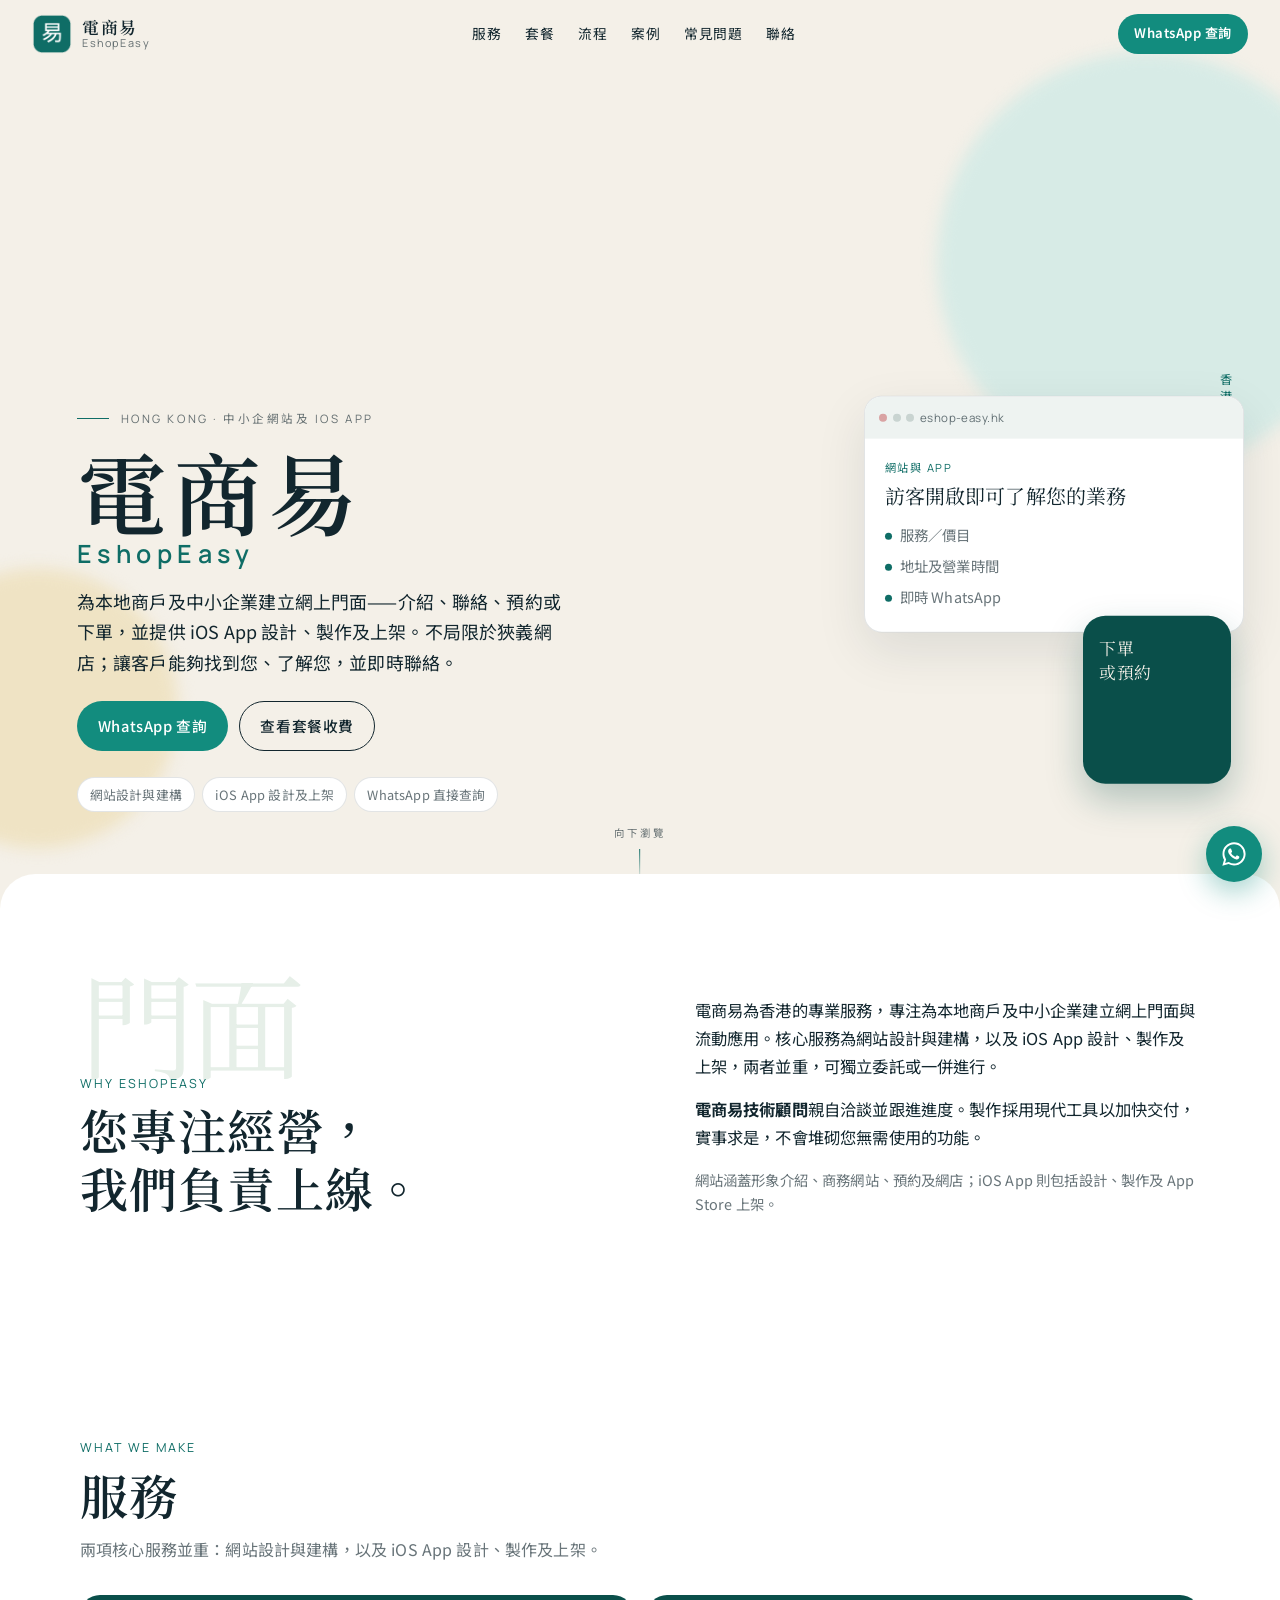
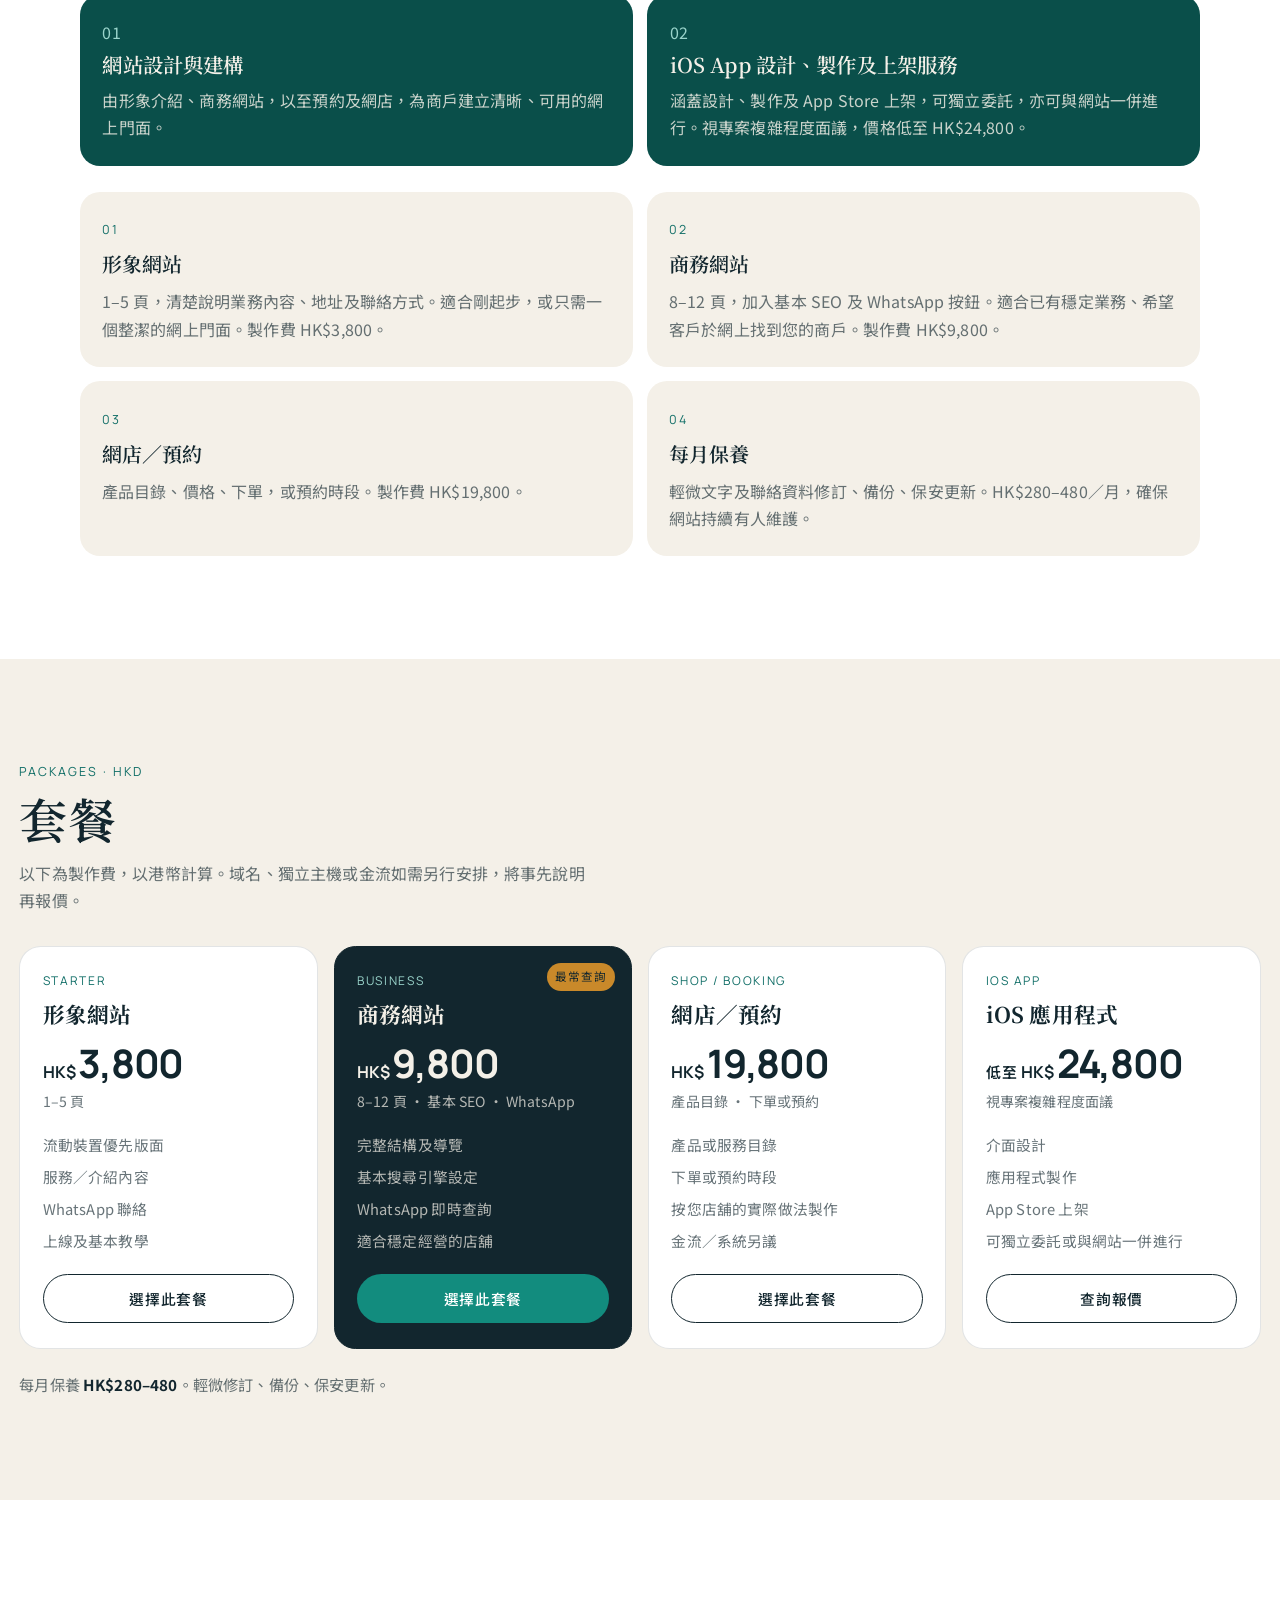
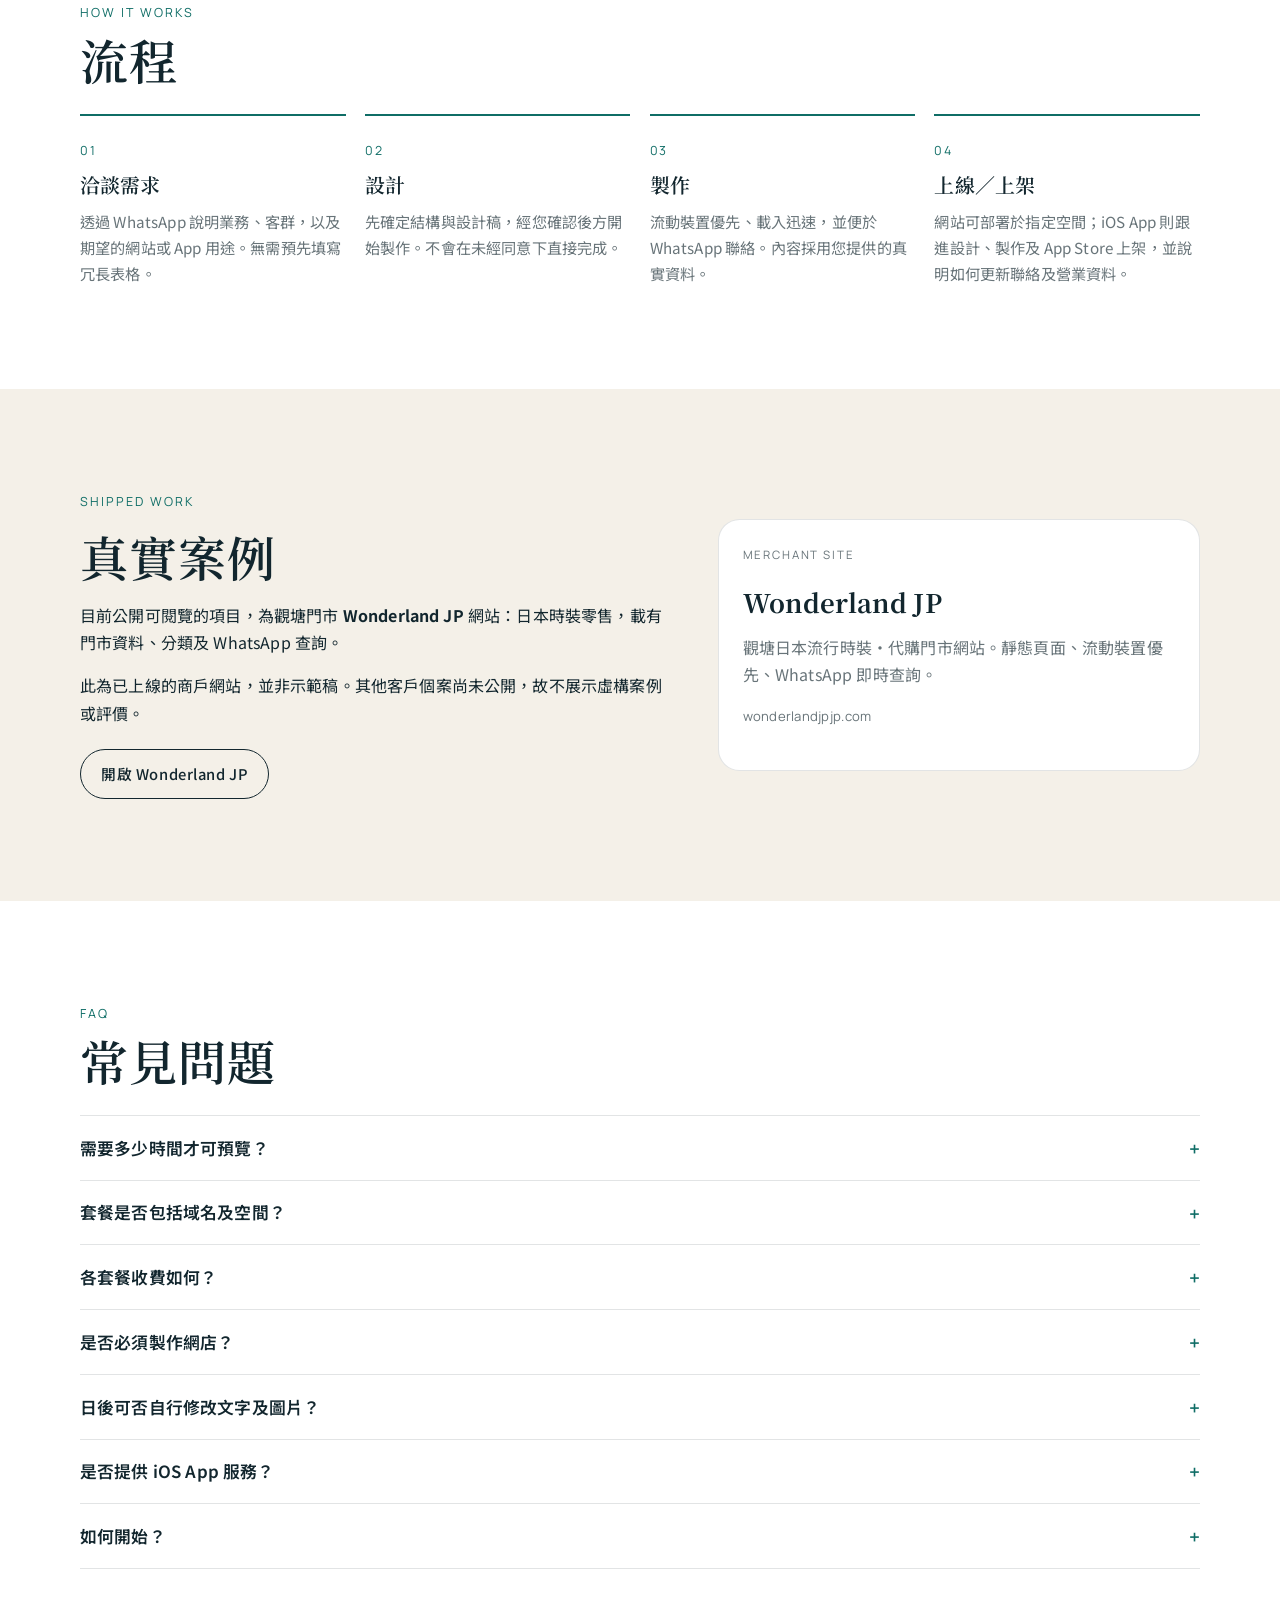
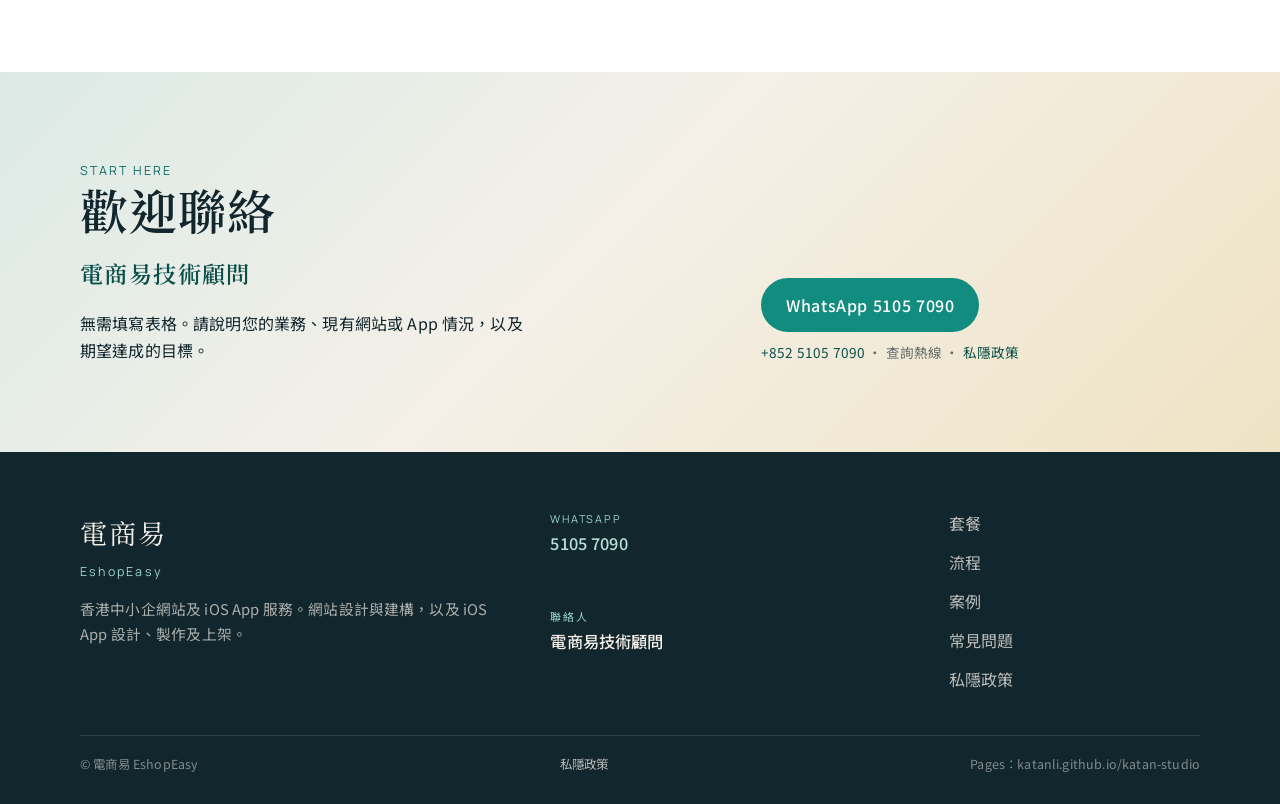
<file: index.html>
<!DOCTYPE html>
<html lang="zh-Hant-HK">
<head>
  <meta charset="utf-8">
  <meta name="viewport" content="width=device-width, initial-scale=1">
  <title>電商易 EshopEasy｜香港中小企網站及 iOS App</title>
  <meta name="description" content="電商易（EshopEasy）為香港商戶及中小企業提供網站設計與建構，以及 iOS App 設計、製作及上架服務。收費公開，歡迎 WhatsApp 查詢。">
  <meta name="theme-color" content="#f4f0e8">
  <meta name="author" content="電商易 EshopEasy">
  <link rel="canonical" href="https://katanli.github.io/katan-studio/">
  <link rel="icon" href="assets/favicon.svg" type="image/svg+xml">
  <link rel="icon" type="image/png" sizes="32x32" href="assets/favicon-32.png">
  <link rel="icon" type="image/png" sizes="64x64" href="assets/favicon-64.png">
  <link rel="apple-touch-icon" href="apple-touch-icon.png">
  <link rel="manifest" href="site.webmanifest">
  <meta property="og:type" content="website">
  <meta property="og:locale" content="zh_HK">
  <meta property="og:url" content="https://katanli.github.io/katan-studio/">
  <meta property="og:site_name" content="電商易 EshopEasy">
  <meta property="og:title" content="電商易 EshopEasy｜香港中小企網站及 iOS App">
  <meta property="og:description" content="為香港商戶及中小企業提供網站設計與建構，以及 iOS App 設計、製作及上架服務。收費公開，歡迎 WhatsApp 查詢。">
  <meta property="og:image" content="https://katanli.github.io/katan-studio/assets/og.png">
  <meta property="og:image:type" content="image/png">
  <meta property="og:image:width" content="1200">
  <meta property="og:image:height" content="630">
  <meta name="twitter:card" content="summary_large_image">
  <meta name="twitter:title" content="電商易 EshopEasy｜香港中小企網站及 iOS App">
  <meta name="twitter:description" content="網站設計與建構，以及 iOS App 設計、製作及上架服務。">
  <meta name="twitter:image" content="https://katanli.github.io/katan-studio/assets/og.png">
  <link rel="preconnect" href="https://fonts.googleapis.com">
  <link rel="preconnect" href="https://fonts.gstatic.com" crossorigin>
  <link href="https://fonts.googleapis.com/css2?family=Manrope:wght@500;600;700&family=Noto+Sans+TC:wght@400;500;600;700&family=Noto+Serif+TC:wght@500;600;700&display=swap" rel="stylesheet">
  <link rel="stylesheet" href="css/site.css">
  <script type="application/ld+json">
  {
    "@context": "https://schema.org",
    "@type": "ProfessionalService",
    "name": "電商易",
    "alternateName": ["EshopEasy"],
    "url": "https://katanli.github.io/katan-studio/",
    "image": "https://katanli.github.io/katan-studio/assets/og.png",
    "telephone": "+85251057090",
    "areaServed": { "@type": "AdministrativeArea", "name": "Hong Kong" },
    "employee": {
      "@type": "Person",
      "name": "電商易技術顧問",
      "jobTitle": "電商易技術顧問"
    },
    "contactPoint": {
      "@type": "ContactPoint",
      "name": "電商易技術顧問",
      "telephone": "+85251057090",
      "contactType": "customer service",
      "availableLanguage": ["zh-HK", "zh-Hant"]
    },
    "description": "為香港商戶及中小企業提供網站設計與建構，以及 iOS App 設計、製作及上架服務。",
    "hasOfferCatalog": {
      "@type": "OfferCatalog",
      "name": "套餐",
      "itemListElement": [
        { "@type": "Offer", "price": "3800", "priceCurrency": "HKD", "itemOffered": { "@type": "Service", "name": "形象網站" } },
        { "@type": "Offer", "price": "9800", "priceCurrency": "HKD", "itemOffered": { "@type": "Service", "name": "商務網站" } },
        { "@type": "Offer", "price": "19800", "priceCurrency": "HKD", "itemOffered": { "@type": "Service", "name": "網店／預約" } },
        { "@type": "Offer", "price": "24800", "priceCurrency": "HKD", "description": "視專案複雜程度面議，價格低至 HK$24,800。涵蓋設計、製作及上架。", "itemOffered": { "@type": "Service", "name": "iOS App 設計、製作及上架" } }
      ]
    },
    "priceRange": "HK$3800–HK$24800+"
  }
  </script>
</head>
<body>
  <a class="skip" href="#main">跳至內容</a>

  <header class="site-header" id="top">
    <a class="brand" href="./">
      <img src="assets/logo.png" width="40" height="40" alt="">
      <span class="brand-text">
        <strong>電商易</strong>
        <span>EshopEasy</span>
      </span>
    </a>
    <nav class="nav" aria-label="主要">
      <a href="#services">服務</a>
      <a href="#pricing">套餐</a>
      <a href="#process">流程</a>
      <a href="#work">案例</a>
      <a href="#faq">常見問題</a>
      <a href="#contact">聯絡</a>
    </nav>
    <a class="header-cta" href="https://wa.me/85251057090?text=%E6%82%A8%E5%A5%BD%EF%BC%8C%E6%83%B3%E4%BA%86%E8%A7%A3%E9%9B%BB%E5%95%86%E6%98%93%E6%9C%8D%E5%8B%99">WhatsApp 查詢</a>
    <button class="menu-toggle" type="button" aria-expanded="false" aria-controls="drawer" aria-label="開啟選單">
      <span></span><span></span><span></span>
    </button>
  </header>

  <div class="drawer" id="drawer" hidden>
    <nav aria-label="流動裝置選單">
      <a href="#services"><em>01</em>服務</a>
      <a href="#pricing"><em>02</em>套餐</a>
      <a href="#process"><em>03</em>流程</a>
      <a href="#work"><em>04</em>案例</a>
      <a href="#faq"><em>05</em>常見問題</a>
      <a href="#contact"><em>06</em>聯絡</a>
    </nav>
    <div class="drawer-meta">
      <a href="https://wa.me/85251057090?text=%E6%82%A8%E5%A5%BD%EF%BC%8C%E6%83%B3%E4%BA%86%E8%A7%A3%E9%9B%BB%E5%95%86%E6%98%93%E6%9C%8D%E5%8B%99">WhatsApp 5105 7090</a>
      <a href="privacy.html">私隱政策</a>
      <span>香港 · 中小企網站及 iOS App</span>
    </div>
  </div>

  <main id="main">
    <section class="hero" aria-labelledby="hero-title">
      <div class="hero-bg" aria-hidden="true">
        <span class="orb orb-a" data-parallax="0.12"></span>
        <span class="orb orb-b" data-parallax="-0.08"></span>
      </div>
      <p class="v-label" aria-hidden="true">香港本地<span>收費公開</span></p>
      <div class="hero-inner">
        <p class="eyebrow">Hong Kong · 中小企網站及 iOS App</p>
        <h1 id="hero-title">電商易<span>EshopEasy</span></h1>
        <p class="lede">為本地商戶及中小企業建立網上門面——介紹、聯絡、預約或下單，並提供 iOS App 設計、製作及上架。不局限於狹義網店；讓客戶能夠找到您、了解您，並即時聯絡。</p>
        <div class="hero-actions">
          <a class="btn btn-wa" href="https://wa.me/85251057090?text=%E6%82%A8%E5%A5%BD%EF%BC%8C%E6%83%B3%E4%BA%86%E8%A7%A3%E9%9B%BB%E5%95%86%E6%98%93%E6%9C%8D%E5%8B%99">WhatsApp 查詢</a>
          <a class="btn btn-ghost" href="#pricing">查看套餐收費</a>
        </div>
        <ul class="hero-chips">
          <li>網站設計與建構</li>
          <li>iOS App 設計及上架</li>
          <li>WhatsApp 直接查詢</li>
        </ul>
      </div>
      <aside class="hero-panel" aria-hidden="true">
        <div class="window" data-parallax="0.06">
          <div class="window-bar"><i></i><i></i><i></i><span>eshop-easy.hk</span></div>
          <div class="window-body">
            <p class="win-kicker">網站與 App</p>
            <p class="win-title">訪客開啟即可了解您的業務</p>
            <ul>
              <li>服務／價目</li>
              <li>地址及營業時間</li>
              <li>即時 WhatsApp</li>
            </ul>
          </div>
        </div>
        <div class="phone" data-parallax="0.14">
          <p>下單<br>或預約</p>
        </div>
      </aside>
      <p class="scroll-hint" aria-hidden="true">向下瀏覽<i></i></p>
    </section>

    <section class="section intro" id="about">
      <div class="wrap intro-grid">
        <div>
          <p class="watermark" aria-hidden="true">門面</p>
          <p class="kicker">Why EshopEasy</p>
          <h2>您專注經營，<br>我們負責上線。</h2>
        </div>
        <div class="intro-copy">
          <p>電商易為香港的專業服務，專注為本地商戶及中小企業建立網上門面與流動應用。核心服務為網站設計與建構，以及 iOS App 設計、製作及上架，兩者並重，可獨立委託或一併進行。</p>
          <p><strong>電商易技術顧問</strong>親自洽談並跟進進度。製作採用現代工具以加快交付，實事求是，不會堆砌您無需使用的功能。</p>
          <p class="note">網站涵蓋形象介紹、商務網站、預約及網店；iOS App 則包括設計、製作及 App Store 上架。</p>
        </div>
      </div>
    </section>

    <section class="section services" id="services">
      <div class="wrap">
        <p class="kicker">What we make</p>
        <h2>服務</h2>
        <p class="section-lead">兩項核心服務並重：網站設計與建構，以及 iOS App 設計、製作及上架。</p>
        <div class="offer-pair">
          <article class="offer-card">
            <span class="idx">01</span>
            <h3>網站設計與建構</h3>
            <p>由形象介紹、商務網站，以至預約及網店，為商戶建立清晰、可用的網上門面。</p>
          </article>
          <article class="offer-card">
            <span class="idx">02</span>
            <h3>iOS App 設計、製作及上架服務</h3>
            <p>涵蓋設計、製作及 App Store 上架，可獨立委託，亦可與網站一併進行。視專案複雜程度面議，價格低至 HK$24,800。</p>
          </article>
        </div>
        <div class="service-grid">
          <article class="service-card">
            <span class="idx">01</span>
            <h3>形象網站</h3>
            <p>1–5 頁，清楚說明業務內容、地址及聯絡方式。適合剛起步，或只需一個整潔的網上門面。製作費 HK$3,800。</p>
          </article>
          <article class="service-card">
            <span class="idx">02</span>
            <h3>商務網站</h3>
            <p>8–12 頁，加入基本 SEO 及 WhatsApp 按鈕。適合已有穩定業務、希望客戶於網上找到您的商戶。製作費 HK$9,800。</p>
          </article>
          <article class="service-card">
            <span class="idx">03</span>
            <h3>網店／預約</h3>
            <p>產品目錄、價格、下單，或預約時段。製作費 HK$19,800。</p>
          </article>
          <article class="service-card">
            <span class="idx">04</span>
            <h3>每月保養</h3>
            <p>輕微文字及聯絡資料修訂、備份、保安更新。HK$280–480／月，確保網站持續有人維護。</p>
          </article>
        </div>
      </div>
    </section>

    <section class="section pricing" id="pricing">
      <div class="wrap">
        <p class="kicker">Packages · HKD</p>
        <h2>套餐</h2>
        <p class="section-lead">以下為製作費，以港幣計算。域名、獨立主機或金流如需另行安排，將事先說明再報價。</p>
        <div class="price-grid">
          <article class="price-card">
            <p class="price-name">Starter</p>
            <h3>形象網站</h3>
            <p class="price"><span class="currency">HK$</span>3,800</p>
            <p class="price-meta">1–5 頁</p>
            <ul>
              <li>流動裝置優先版面</li>
              <li>服務／介紹內容</li>
              <li>WhatsApp 聯絡</li>
              <li>上線及基本教學</li>
            </ul>
            <a class="btn btn-ghost" href="https://wa.me/85251057090?text=%E6%82%A8%E5%A5%BD%EF%BC%8C%E6%83%B3%E6%9F%A5%E8%A9%A2%20Starter%20%E5%BD%A2%E8%B1%A1%E7%B6%B2%E7%AB%99%20HK%243800">選擇此套餐</a>
          </article>
          <article class="price-card featured">
            <p class="badge">最常查詢</p>
            <p class="price-name">Business</p>
            <h3>商務網站</h3>
            <p class="price"><span class="currency">HK$</span>9,800</p>
            <p class="price-meta">8–12 頁 · 基本 SEO · WhatsApp</p>
            <ul>
              <li>完整結構及導覽</li>
              <li>基本搜尋引擎設定</li>
              <li>WhatsApp 即時查詢</li>
              <li>適合穩定經營的店舖</li>
            </ul>
            <a class="btn btn-wa" href="https://wa.me/85251057090?text=%E6%82%A8%E5%A5%BD%EF%BC%8C%E6%83%B3%E6%9F%A5%E8%A9%A2%20Business%20%E5%95%86%E5%8B%99%E7%B6%B2%E7%AB%99%20HK%249800">選擇此套餐</a>
          </article>
          <article class="price-card">
            <p class="price-name">Shop / Booking</p>
            <h3>網店／預約</h3>
            <p class="price"><span class="currency">HK$</span>19,800</p>
            <p class="price-meta">產品目錄 · 下單或預約</p>
            <ul>
              <li>產品或服務目錄</li>
              <li>下單或預約時段</li>
              <li>按您店舖的實際做法製作</li>
              <li>金流／系統另議</li>
            </ul>
            <a class="btn btn-ghost" href="https://wa.me/85251057090?text=%E6%82%A8%E5%A5%BD%EF%BC%8C%E6%83%B3%E6%9F%A5%E8%A9%A2%E7%B6%B2%E5%BA%97%EF%BC%8F%E9%A0%90%E7%B4%84%20HK%2419800">選擇此套餐</a>
          </article>
          <article class="price-card">
            <p class="price-name">iOS App</p>
            <h3>iOS 應用程式</h3>
            <p class="price"><span class="from">低至</span><span class="currency">HK$</span>24,800</p>
            <p class="price-meta">視專案複雜程度面議</p>
            <ul>
              <li>介面設計</li>
              <li>應用程式製作</li>
              <li>App Store 上架</li>
              <li>可獨立委託或與網站一併進行</li>
            </ul>
            <a class="btn btn-ghost" href="https://wa.me/85251057090?text=%E6%82%A8%E5%A5%BD%EF%BC%8C%E6%83%B3%E6%9F%A5%E8%A9%A2%20iOS%20App%20%E8%A8%AD%E8%A8%88%E3%80%81%E8%A3%BD%E4%BD%9C%E5%8F%8A%E4%B8%8A%E6%9E%B6%EF%BC%8C%E5%83%B9%E6%A0%BC%E4%BD%8E%E8%87%B3%20HK%2424800">查詢報價</a>
          </article>
        </div>
        <p class="maintain">每月保養 <strong>HK$280–480</strong>。輕微修訂、備份、保安更新。</p>
      </div>
    </section>

    <section class="section process" id="process">
      <div class="wrap">
        <p class="kicker">How it works</p>
        <h2>流程</h2>
        <ol class="steps">
          <li>
            <span class="idx">01</span>
            <h3>洽談需求</h3>
            <p>透過 WhatsApp 說明業務、客群，以及期望的網站或 App 用途。無需預先填寫冗長表格。</p>
          </li>
          <li>
            <span class="idx">02</span>
            <h3>設計</h3>
            <p>先確定結構與設計稿，經您確認後方開始製作。不會在未經同意下直接完成。</p>
          </li>
          <li>
            <span class="idx">03</span>
            <h3>製作</h3>
            <p>流動裝置優先、載入迅速，並便於 WhatsApp 聯絡。內容採用您提供的真實資料。</p>
          </li>
          <li>
            <span class="idx">04</span>
            <h3>上線／上架</h3>
            <p>網站可部署於指定空間；iOS App 則跟進設計、製作及 App Store 上架，並說明如何更新聯絡及營業資料。</p>
          </li>
        </ol>
      </div>
    </section>

    <section class="section work" id="work">
      <div class="wrap work-grid">
        <div>
          <p class="kicker">Shipped work</p>
          <h2>真實案例</h2>
          <p>目前公開可閱覽的項目，為觀塘門市 <strong>Wonderland JP</strong> 網站：日本時裝零售，載有門市資料、分類及 WhatsApp 查詢。</p>
          <p>此為已上線的商戶網站，並非示範稿。其他客戶個案尚未公開，故不展示虛構案例或評價。</p>
          <a class="btn btn-ghost" href="https://wonderlandjpjp.com" rel="noopener noreferrer">開啟 Wonderland JP</a>
        </div>
        <article class="work-card">
          <p class="work-tag">Merchant site</p>
          <h3>Wonderland JP</h3>
          <p>觀塘日本流行時裝・代購門市網站。靜態頁面、流動裝置優先、WhatsApp 即時查詢。</p>
          <p class="work-url">wonderlandjpjp.com</p>
        </article>
      </div>
    </section>

    <section class="section faq" id="faq">
      <div class="wrap">
        <p class="kicker">FAQ</p>
        <h2>常見問題</h2>
        <div class="faq-list">
          <details>
            <summary>需要多少時間才可預覽？</summary>
            <p>視乎頁數及您提供資料的速度。簡單形象網站，資料齊全時通常於數個工作天內備妥初稿；商務網站、網店／預約或 iOS App 需時較長。確實日程於洽談需求後確定，不會隨意承諾期限。</p>
          </details>
          <details>
            <summary>套餐是否包括域名及空間？</summary>
            <p>套餐價格為設計及製作。域名、獨立主機或商店金流如需另行安排，將事先說明再報價。可先以 GitHub Pages 上線，以降低起步成本。</p>
          </details>
          <details>
            <summary>各套餐收費如何？</summary>
            <p>形象網站 HK$3,800；商務網站 HK$9,800；網店／預約 HK$19,800。iOS App 視專案複雜程度面議，價格低至 HK$24,800，涵蓋設計、製作及上架。每月保養 HK$280–480。</p>
          </details>
          <details>
            <summary>是否必須製作網店？</summary>
            <p>不必。不少商戶首先需要的是清晰的網上門面：地址、服務、價格、WhatsApp。網店及預約可按實際需要加入。</p>
          </details>
          <details>
            <summary>日後可否自行修改文字及圖片？</summary>
            <p>輕微修訂可交由每月保養處理。較大改動或新增功能，將先報價再進行。不會鎖定您的內容；聯絡資料會說明如何更新。</p>
          </details>
          <details>
            <summary>是否提供 iOS App 服務？</summary>
            <p>提供。iOS App 涵蓋設計、製作及上架，可獨立委託，亦可與網站一併進行。視專案複雜程度面議，價格低至 HK$24,800。</p>
          </details>
          <details>
            <summary>如何開始？</summary>
            <p>WhatsApp 5105 7090，說明您的業務，以及希望網站或 App 協助解決的事項。電商易技術顧問將直接回覆。</p>
          </details>
        </div>
      </div>
    </section>

    <section class="contact" id="contact" aria-labelledby="contact-title">
      <div class="wrap contact-inner">
        <div>
          <p class="kicker">Start here</p>
          <h2 id="contact-title">歡迎聯絡</h2>
          <div class="contact-lead">
            <p class="contact-lead-name">電商易技術顧問</p>
          </div>
          <p>無需填寫表格。請說明您的業務、現有網站或 App 情況，以及期望達成的目標。</p>
        </div>
        <div class="contact-actions">
          <a class="btn btn-wa btn-lg" href="https://wa.me/85251057090?text=%E6%82%A8%E5%A5%BD%EF%BC%8C%E6%83%B3%E4%BA%86%E8%A7%A3%E9%9B%BB%E5%95%86%E6%98%93%E6%9C%8D%E5%8B%99">WhatsApp 5105 7090</a>
          <p class="contact-note">
            <a href="tel:+85251057090">+852 5105 7090</a>
            · 查詢熱線
            · <a href="privacy.html">私隱政策</a>
          </p>
        </div>
      </div>
    </section>
  </main>

  <footer class="site-footer">
    <div class="wrap">
      <div class="foot-grid">
        <div>
          <p class="foot-brand">電商易<span>EshopEasy</span></p>
          <p class="foot-tag">香港中小企網站及 iOS App 服務。網站設計與建構，以及 iOS App 設計、製作及上架。</p>
        </div>
        <ul class="contact-list">
          <li>
            <a class="wa-link" href="https://wa.me/85251057090?text=%E6%82%A8%E5%A5%BD%EF%BC%8C%E6%83%B3%E4%BA%86%E8%A7%A3%E9%9B%BB%E5%95%86%E6%98%93%E6%9C%8D%E5%8B%99">
              <small>WhatsApp</small>
              <strong>5105 7090</strong>
            </a>
          </li>
          <li>
            <a href="tel:+85251057090">
              <small>聯絡人</small>
              <strong>電商易技術顧問</strong>
            </a>
          </li>
        </ul>
        <ul class="foot-nav" aria-label="頁尾">
          <li><a href="#pricing">套餐</a></li>
          <li><a href="#process">流程</a></li>
          <li><a href="#work">案例</a></li>
          <li><a href="#faq">常見問題</a></li>
          <li><a href="privacy.html">私隱政策</a></li>
        </ul>
      </div>
      <div class="foot-bottom">
        <span>© 電商易 EshopEasy</span>
        <a href="privacy.html">私隱政策</a>
        <span>Pages：katanli.github.io/katan-studio</span>
      </div>
    </div>
  </footer>

  <a class="wa-float" href="https://wa.me/85251057090?text=%E6%82%A8%E5%A5%BD%EF%BC%8C%E6%83%B3%E4%BA%86%E8%A7%A3%E9%9B%BB%E5%95%86%E6%98%93%E6%9C%8D%E5%8B%99" aria-label="WhatsApp 5105 7090">
    <svg viewBox="0 0 24 24" aria-hidden="true"><path d="M19.05 4.91A9.82 9.82 0 0 0 12.04 2C6.58 2 2.14 6.44 2.14 11.9c0 1.75.46 3.45 1.32 4.95L2 22l5.3-1.39a9.87 9.87 0 0 0 4.74 1.21h.01c5.46 0 9.9-4.44 9.9-9.9 0-2.65-1.03-5.14-2.9-7.01zm-7.01 15.24h-.01a8.2 8.2 0 0 1-4.18-1.15l-.3-.18-3.14.82.84-3.06-.2-.31a8.18 8.18 0 0 1-1.26-4.38c0-4.54 3.7-8.23 8.24-8.23 2.2 0 4.27.86 5.82 2.42a8.18 8.18 0 0 1 2.41 5.83c0 4.54-3.7 8.24-8.22 8.24zm4.52-6.16c-.25-.12-1.47-.72-1.7-.81-.23-.08-.39-.12-.56.12-.17.25-.64.81-.79.97-.14.17-.29.19-.54.06-.25-.12-1.05-.39-2-1.23-.74-.66-1.23-1.47-1.38-1.72-.14-.25-.02-.38.11-.51.11-.11.25-.29.37-.43.12-.14.17-.25.25-.41.08-.17.04-.31-.02-.43-.06-.12-.56-1.35-.76-1.84-.2-.48-.41-.42-.56-.42h-.48c-.17 0-.43.06-.66.31-.23.25-.87.85-.87 2.07 0 1.22.89 2.4 1.01 2.56.12.17 1.75 2.67 4.23 3.74 1.48.64 1.84.7 2.5.59.38-.07 1.47-.6 1.67-1.18.21-.58.21-1.07.14-1.18-.06-.1-.23-.17-.48-.29z"/></svg>
  </a>

  <script src="js/site.js"></script>
</body>
</html>
</file>
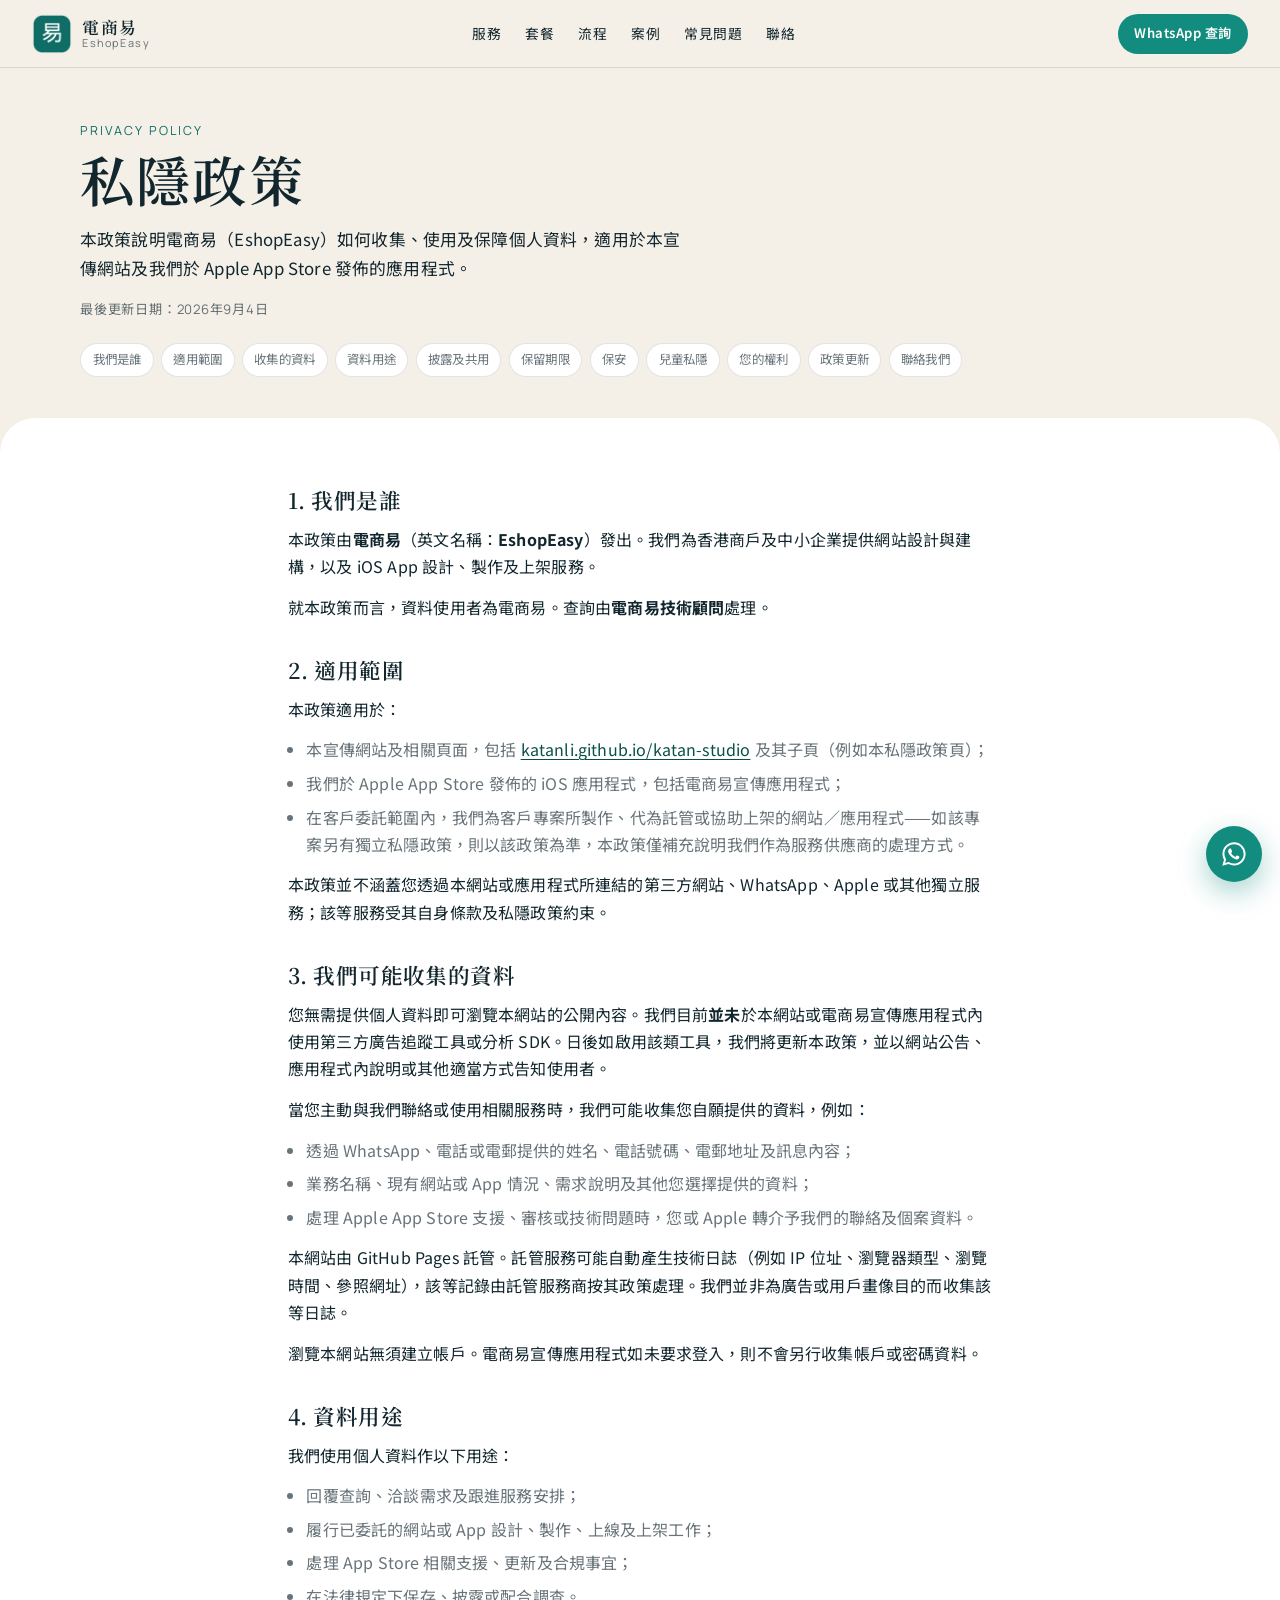
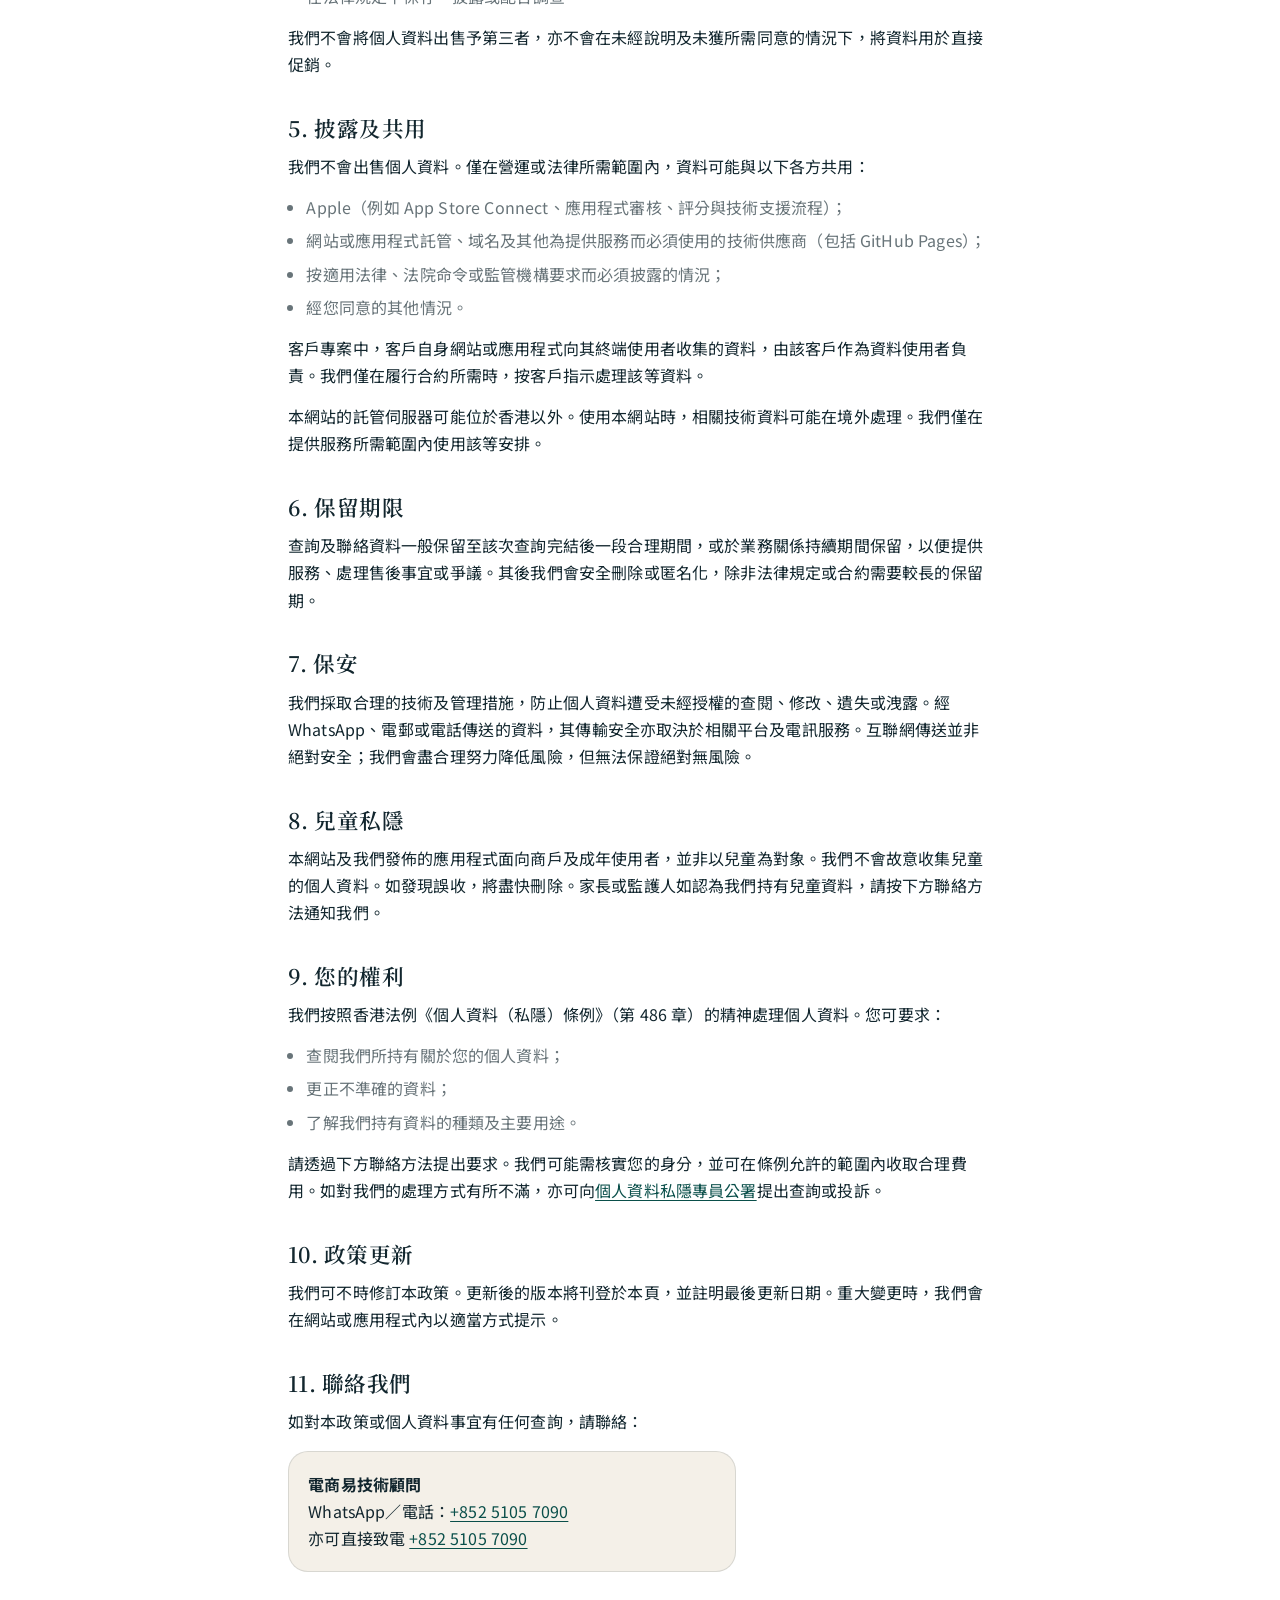
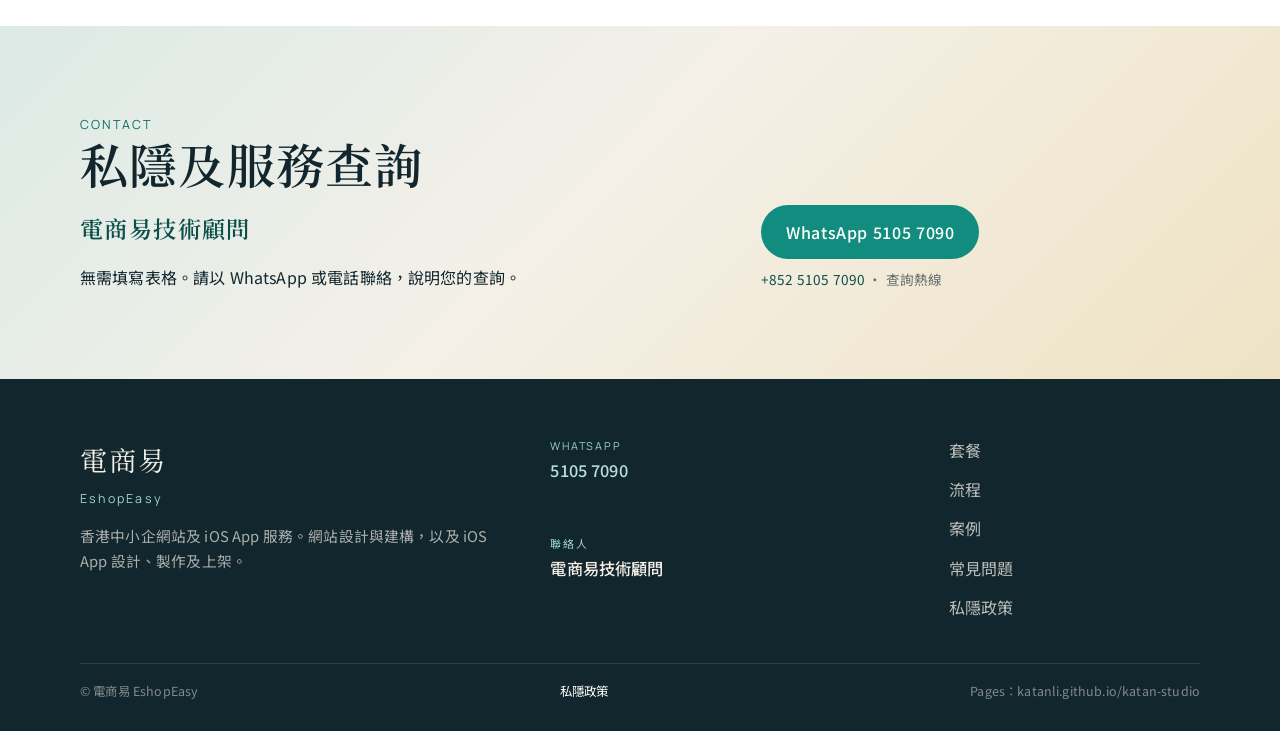
<file: privacy.html>
<!DOCTYPE html>
<html lang="zh-Hant-HK">
<head>
  <meta charset="utf-8">
  <meta name="viewport" content="width=device-width, initial-scale=1">
  <title>私隱政策｜電商易 EshopEasy</title>
  <meta name="description" content="電商易（EshopEasy）私隱政策：說明本網站、iOS 應用程式及相關服務如何收集、使用及保障個人資料。">
  <meta name="theme-color" content="#f4f0e8">
  <meta name="author" content="電商易 EshopEasy">
  <link rel="canonical" href="https://katanli.github.io/katan-studio/privacy.html">
  <link rel="icon" href="assets/favicon.svg" type="image/svg+xml">
  <link rel="icon" type="image/png" sizes="32x32" href="assets/favicon-32.png">
  <link rel="icon" type="image/png" sizes="64x64" href="assets/favicon-64.png">
  <link rel="apple-touch-icon" href="apple-touch-icon.png">
  <link rel="manifest" href="site.webmanifest">
  <meta property="og:type" content="website">
  <meta property="og:locale" content="zh_HK">
  <meta property="og:url" content="https://katanli.github.io/katan-studio/privacy.html">
  <meta property="og:site_name" content="電商易 EshopEasy">
  <meta property="og:title" content="私隱政策｜電商易 EshopEasy">
  <meta property="og:description" content="說明本網站、iOS 應用程式及相關服務如何收集、使用及保障個人資料。">
  <meta property="og:image" content="https://katanli.github.io/katan-studio/assets/og.png">
  <meta property="og:image:type" content="image/png">
  <meta property="og:image:width" content="1200">
  <meta property="og:image:height" content="630">
  <meta name="twitter:card" content="summary_large_image">
  <meta name="twitter:title" content="私隱政策｜電商易 EshopEasy">
  <meta name="twitter:description" content="說明本網站、iOS 應用程式及相關服務如何收集、使用及保障個人資料。">
  <meta name="twitter:image" content="https://katanli.github.io/katan-studio/assets/og.png">
  <link rel="preconnect" href="https://fonts.googleapis.com">
  <link rel="preconnect" href="https://fonts.gstatic.com" crossorigin>
  <link href="https://fonts.googleapis.com/css2?family=Manrope:wght@500;600;700&family=Noto+Sans+TC:wght@400;500;600;700&family=Noto+Serif+TC:wght@500;600;700&display=swap" rel="stylesheet">
  <link rel="stylesheet" href="css/site.css">
</head>
<body class="page-legal">
  <a class="skip" href="#main">跳至內容</a>

  <header class="site-header is-scrolled" id="top">
    <a class="brand" href="./">
      <img src="assets/logo.png" width="40" height="40" alt="">
      <span class="brand-text">
        <strong>電商易</strong>
        <span>EshopEasy</span>
      </span>
    </a>
    <nav class="nav" aria-label="主要">
      <a href="./#services">服務</a>
      <a href="./#pricing">套餐</a>
      <a href="./#process">流程</a>
      <a href="./#work">案例</a>
      <a href="./#faq">常見問題</a>
      <a href="./#contact">聯絡</a>
    </nav>
    <a class="header-cta" href="https://wa.me/85251057090?text=%E6%82%A8%E5%A5%BD%EF%BC%8C%E6%83%B3%E4%BA%86%E8%A7%A3%E9%9B%BB%E5%95%86%E6%98%93%E6%9C%8D%E5%8B%99">WhatsApp 查詢</a>
    <button class="menu-toggle" type="button" aria-expanded="false" aria-controls="drawer" aria-label="開啟選單">
      <span></span><span></span><span></span>
    </button>
  </header>

  <div class="drawer" id="drawer" hidden>
    <nav aria-label="流動裝置選單">
      <a href="./#services"><em>01</em>服務</a>
      <a href="./#pricing"><em>02</em>套餐</a>
      <a href="./#process"><em>03</em>流程</a>
      <a href="./#work"><em>04</em>案例</a>
      <a href="./#faq"><em>05</em>常見問題</a>
      <a href="./#contact"><em>06</em>聯絡</a>
    </nav>
    <div class="drawer-meta">
      <a href="https://wa.me/85251057090?text=%E6%82%A8%E5%A5%BD%EF%BC%8C%E6%83%B3%E4%BA%86%E8%A7%A3%E9%9B%BB%E5%95%86%E6%98%93%E6%9C%8D%E5%8B%99">WhatsApp 5105 7090</a>
      <a href="privacy.html" aria-current="page">私隱政策</a>
      <span>香港 · 中小企網站及 iOS App</span>
    </div>
  </div>

  <main id="main">
    <header class="legal-hero">
      <div class="wrap">
        <p class="kicker">Privacy Policy</p>
        <h1>私隱政策</h1>
        <p class="legal-lede">本政策說明電商易（EshopEasy）如何收集、使用及保障個人資料，適用於本宣傳網站及我們於 Apple App Store 發佈的應用程式。</p>
        <p class="legal-updated">最後更新日期：<time datetime="2026-09-04">2026年9月4日</time></p>
        <nav class="legal-toc" aria-label="本頁章節">
          <a href="#who">我們是誰</a>
          <a href="#scope">適用範圍</a>
          <a href="#collect">收集的資料</a>
          <a href="#use">資料用途</a>
          <a href="#share">披露及共用</a>
          <a href="#retain">保留期限</a>
          <a href="#security">保安</a>
          <a href="#children">兒童私隱</a>
          <a href="#rights">您的權利</a>
          <a href="#updates">政策更新</a>
          <a href="#privacy-contact">聯絡我們</a>
        </nav>
      </div>
    </header>

    <article class="legal-doc" aria-labelledby="who">
      <div class="wrap legal-wrap">
        <section class="legal-section" id="who">
          <h2>1. 我們是誰</h2>
          <p>本政策由<strong>電商易</strong>（英文名稱：<strong>EshopEasy</strong>）發出。我們為香港商戶及中小企業提供網站設計與建構，以及 iOS App 設計、製作及上架服務。</p>
          <p>就本政策而言，資料使用者為電商易。查詢由<strong>電商易技術顧問</strong>處理。</p>
        </section>

        <section class="legal-section" id="scope">
          <h2>2. 適用範圍</h2>
          <p>本政策適用於：</p>
          <ul>
            <li>本宣傳網站及相關頁面，包括 <a href="https://katanli.github.io/katan-studio/">katanli.github.io/katan-studio</a> 及其子頁（例如本私隱政策頁）；</li>
            <li>我們於 Apple App Store 發佈的 iOS 應用程式，包括電商易宣傳應用程式；</li>
            <li>在客戶委託範圍內，我們為客戶專案所製作、代為託管或協助上架的網站／應用程式——如該專案另有獨立私隱政策，則以該政策為準，本政策僅補充說明我們作為服務供應商的處理方式。</li>
          </ul>
          <p>本政策並不涵蓋您透過本網站或應用程式所連結的第三方網站、WhatsApp、Apple 或其他獨立服務；該等服務受其自身條款及私隱政策約束。</p>
        </section>

        <section class="legal-section" id="collect">
          <h2>3. 我們可能收集的資料</h2>
          <p>您無需提供個人資料即可瀏覽本網站的公開內容。我們目前<strong>並未</strong>於本網站或電商易宣傳應用程式內使用第三方廣告追蹤工具或分析 SDK。日後如啟用該類工具，我們將更新本政策，並以網站公告、應用程式內說明或其他適當方式告知使用者。</p>
          <p>當您主動與我們聯絡或使用相關服務時，我們可能收集您自願提供的資料，例如：</p>
          <ul>
            <li>透過 WhatsApp、電話或電郵提供的姓名、電話號碼、電郵地址及訊息內容；</li>
            <li>業務名稱、現有網站或 App 情況、需求說明及其他您選擇提供的資料；</li>
            <li>處理 Apple App Store 支援、審核或技術問題時，您或 Apple 轉介予我們的聯絡及個案資料。</li>
          </ul>
          <p>本網站由 GitHub Pages 託管。託管服務可能自動產生技術日誌（例如 IP 位址、瀏覽器類型、瀏覽時間、參照網址），該等記錄由託管服務商按其政策處理。我們並非為廣告或用戶畫像目的而收集該等日誌。</p>
          <p>瀏覽本網站無須建立帳戶。電商易宣傳應用程式如未要求登入，則不會另行收集帳戶或密碼資料。</p>
        </section>

        <section class="legal-section" id="use">
          <h2>4. 資料用途</h2>
          <p>我們使用個人資料作以下用途：</p>
          <ul>
            <li>回覆查詢、洽談需求及跟進服務安排；</li>
            <li>履行已委託的網站或 App 設計、製作、上線及上架工作；</li>
            <li>處理 App Store 相關支援、更新及合規事宜；</li>
            <li>在法律規定下保存、披露或配合調查。</li>
          </ul>
          <p>我們不會將個人資料出售予第三者，亦不會在未經說明及未獲所需同意的情況下，將資料用於直接促銷。</p>
        </section>

        <section class="legal-section" id="share">
          <h2>5. 披露及共用</h2>
          <p>我們不會出售個人資料。僅在營運或法律所需範圍內，資料可能與以下各方共用：</p>
          <ul>
            <li>Apple（例如 App Store Connect、應用程式審核、評分與技術支援流程）；</li>
            <li>網站或應用程式託管、域名及其他為提供服務而必須使用的技術供應商（包括 GitHub Pages）；</li>
            <li>按適用法律、法院命令或監管機構要求而必須披露的情況；</li>
            <li>經您同意的其他情況。</li>
          </ul>
          <p>客戶專案中，客戶自身網站或應用程式向其終端使用者收集的資料，由該客戶作為資料使用者負責。我們僅在履行合約所需時，按客戶指示處理該等資料。</p>
          <p>本網站的託管伺服器可能位於香港以外。使用本網站時，相關技術資料可能在境外處理。我們僅在提供服務所需範圍內使用該等安排。</p>
        </section>

        <section class="legal-section" id="retain">
          <h2>6. 保留期限</h2>
          <p>查詢及聯絡資料一般保留至該次查詢完結後一段合理期間，或於業務關係持續期間保留，以便提供服務、處理售後事宜或爭議。其後我們會安全刪除或匿名化，除非法律規定或合約需要較長的保留期。</p>
        </section>

        <section class="legal-section" id="security">
          <h2>7. 保安</h2>
          <p>我們採取合理的技術及管理措施，防止個人資料遭受未經授權的查閱、修改、遺失或洩露。經 WhatsApp、電郵或電話傳送的資料，其傳輸安全亦取決於相關平台及電訊服務。互聯網傳送並非絕對安全；我們會盡合理努力降低風險，但無法保證絕對無風險。</p>
        </section>

        <section class="legal-section" id="children">
          <h2>8. 兒童私隱</h2>
          <p>本網站及我們發佈的應用程式面向商戶及成年使用者，並非以兒童為對象。我們不會故意收集兒童的個人資料。如發現誤收，將盡快刪除。家長或監護人如認為我們持有兒童資料，請按下方聯絡方法通知我們。</p>
        </section>

        <section class="legal-section" id="rights">
          <h2>9. 您的權利</h2>
          <p>我們按照香港法例《個人資料（私隱）條例》（第 486 章）的精神處理個人資料。您可要求：</p>
          <ul>
            <li>查閱我們所持有關於您的個人資料；</li>
            <li>更正不準確的資料；</li>
            <li>了解我們持有資料的種類及主要用途。</li>
          </ul>
          <p>請透過下方聯絡方法提出要求。我們可能需核實您的身分，並可在條例允許的範圍內收取合理費用。如對我們的處理方式有所不滿，亦可向<a href="https://www.pcpd.org.hk/" rel="noopener noreferrer">個人資料私隱專員公署</a>提出查詢或投訴。</p>
        </section>

        <section class="legal-section" id="updates">
          <h2>10. 政策更新</h2>
          <p>我們可不時修訂本政策。更新後的版本將刊登於本頁，並註明最後更新日期。重大變更時，我們會在網站或應用程式內以適當方式提示。</p>
        </section>

        <section class="legal-section" id="privacy-contact">
          <h2>11. 聯絡我們</h2>
          <p>如對本政策或個人資料事宜有任何查詢，請聯絡：</p>
          <p class="legal-contact-card">
            <strong>電商易技術顧問</strong><br>
            WhatsApp／電話：<a href="https://wa.me/85251057090">+852 5105 7090</a><br>
            亦可直接致電 <a href="tel:+85251057090">+852 5105 7090</a>
          </p>
        </section>
      </div>
    </article>

    <section class="contact" id="contact" aria-labelledby="contact-title">
      <div class="wrap contact-inner">
        <div>
          <p class="kicker">Contact</p>
          <h2 id="contact-title">私隱及服務查詢</h2>
          <div class="contact-lead">
            <p class="contact-lead-name">電商易技術顧問</p>
          </div>
          <p>無需填寫表格。請以 WhatsApp 或電話聯絡，說明您的查詢。</p>
        </div>
        <div class="contact-actions">
          <a class="btn btn-wa btn-lg" href="https://wa.me/85251057090?text=%E6%82%A8%E5%A5%BD%EF%BC%8C%E6%83%B3%E4%BA%86%E8%A7%A3%E9%9B%BB%E5%95%86%E6%98%93%E6%9C%8D%E5%8B%99">WhatsApp 5105 7090</a>
          <p class="contact-note">
            <a href="tel:+85251057090">+852 5105 7090</a>
            · 查詢熱線
          </p>
        </div>
      </div>
    </section>
  </main>

  <footer class="site-footer">
    <div class="wrap">
      <div class="foot-grid">
        <div>
          <p class="foot-brand">電商易<span>EshopEasy</span></p>
          <p class="foot-tag">香港中小企網站及 iOS App 服務。網站設計與建構，以及 iOS App 設計、製作及上架。</p>
        </div>
        <ul class="contact-list">
          <li>
            <a class="wa-link" href="https://wa.me/85251057090?text=%E6%82%A8%E5%A5%BD%EF%BC%8C%E6%83%B3%E4%BA%86%E8%A7%A3%E9%9B%BB%E5%95%86%E6%98%93%E6%9C%8D%E5%8B%99">
              <small>WhatsApp</small>
              <strong>5105 7090</strong>
            </a>
          </li>
          <li>
            <a href="tel:+85251057090">
              <small>聯絡人</small>
              <strong>電商易技術顧問</strong>
            </a>
          </li>
        </ul>
        <ul class="foot-nav" aria-label="頁尾">
          <li><a href="./#pricing">套餐</a></li>
          <li><a href="./#process">流程</a></li>
          <li><a href="./#work">案例</a></li>
          <li><a href="./#faq">常見問題</a></li>
          <li><a href="privacy.html" aria-current="page">私隱政策</a></li>
        </ul>
      </div>
      <div class="foot-bottom">
        <span>© 電商易 EshopEasy</span>
        <a href="privacy.html" aria-current="page">私隱政策</a>
        <span>Pages：katanli.github.io/katan-studio</span>
      </div>
    </div>
  </footer>

  <a class="wa-float" href="https://wa.me/85251057090?text=%E6%82%A8%E5%A5%BD%EF%BC%8C%E6%83%B3%E4%BA%86%E8%A7%A3%E9%9B%BB%E5%95%86%E6%98%93%E6%9C%8D%E5%8B%99" aria-label="WhatsApp 5105 7090">
    <svg viewBox="0 0 24 24" aria-hidden="true"><path d="M19.05 4.91A9.82 9.82 0 0 0 12.04 2C6.58 2 2.14 6.44 2.14 11.9c0 1.75.46 3.45 1.32 4.95L2 22l5.3-1.39a9.87 9.87 0 0 0 4.74 1.21h.01c5.46 0 9.9-4.44 9.9-9.9 0-2.65-1.03-5.14-2.9-7.01zm-7.01 15.24h-.01a8.2 8.2 0 0 1-4.18-1.15l-.3-.18-3.14.82.84-3.06-.2-.31a8.18 8.18 0 0 1-1.26-4.38c0-4.54 3.7-8.23 8.24-8.23 2.2 0 4.27.86 5.82 2.42a8.18 8.18 0 0 1 2.41 5.83c0 4.54-3.7 8.24-8.22 8.24zm4.52-6.16c-.25-.12-1.47-.72-1.7-.81-.23-.08-.39-.12-.56.12-.17.25-.64.81-.79.97-.14.17-.29.19-.54.06-.25-.12-1.05-.39-2-1.23-.74-.66-1.23-1.47-1.38-1.72-.14-.25-.02-.38.11-.51.11-.11.25-.29.37-.43.12-.14.17-.25.25-.41.08-.17.04-.31-.02-.43-.06-.12-.56-1.35-.76-1.84-.2-.48-.41-.42-.56-.42h-.48c-.17 0-.43.06-.66.31-.23.25-.87.85-.87 2.07 0 1.22.89 2.4 1.01 2.56.12.17 1.75 2.67 4.23 3.74 1.48.64 1.84.7 2.5.59.38-.07 1.47-.6 1.67-1.18.21-.58.21-1.07.14-1.18-.06-.1-.23-.17-.48-.29z"/></svg>
  </a>

  <script src="js/site.js"></script>
</body>
</html>
</file>
<file: css/site.css>
/* 電商易 EshopEasy — Hong Kong SME services */

:root {
  --paper: #f4f0e8;
  --sand: #e8e2d4;
  --white: #ffffff;
  --ink: #12262e;
  --muted: rgba(18, 38, 46, 0.64);
  --line: rgba(18, 38, 46, 0.12);
  --teal: #0f6d66;
  --teal-dark: #0a4f4a;
  --amber: #c9892a;
  --wa: #128c7e;
  --serif: "Noto Serif TC", "Songti TC", "PMingLiU", serif;
  --sans: "Noto Sans TC", "PingFang TC", "Hiragino Sans CNS", "Microsoft JhengHei", sans-serif;
  --latin: "Manrope", "Noto Sans TC", sans-serif;
  --space: clamp(1.25rem, 4vw, 4.5rem);
  --max: 1120px;
  --radius: 1.25rem;
  --ease: cubic-bezier(0.22, 1, 0.36, 1);
}

*,
*::before,
*::after { box-sizing: border-box; }

html {
  scroll-behavior: smooth;
  scroll-padding-top: 5.25rem;
}

body {
  margin: 0;
  color: var(--ink);
  background: var(--paper);
  font-family: var(--sans);
  font-weight: 400;
  line-height: 1.7;
  letter-spacing: 0.01em;
  text-rendering: optimizeLegibility;
  -webkit-font-smoothing: antialiased;
}

img { max-width: 100%; display: block; }
button, a { color: inherit; }
button { font-family: inherit; cursor: pointer; }
body.nav-open { overflow: hidden; }

a { text-decoration: none; }

:focus-visible {
  outline: 2px solid var(--teal);
  outline-offset: 3px;
}

::selection {
  background: #c5e4df;
  color: var(--ink);
}

.skip {
  position: absolute;
  left: 1rem;
  top: -4rem;
  z-index: 100;
  background: var(--ink);
  color: var(--paper);
  padding: 0.6rem 1rem;
  border-radius: 999px;
  font-family: var(--latin);
}
.skip:focus { top: 1rem; }

.wrap {
  width: min(var(--max), calc(100% - 2.4rem));
  margin: 0 auto;
}

/* ---------- header ---------- */
.site-header {
  position: fixed;
  inset: 0 0 auto 0;
  z-index: 50;
  display: flex;
  align-items: center;
  justify-content: space-between;
  gap: 1rem;
  padding: 0.7rem 1.15rem;
  transition: background 0.35s var(--ease), box-shadow 0.35s var(--ease);
}

.site-header.is-scrolled {
  background: rgba(244, 240, 232, 0.9);
  backdrop-filter: blur(16px) saturate(1.15);
  -webkit-backdrop-filter: blur(16px) saturate(1.15);
  box-shadow: 0 1px 0 var(--line);
}

.brand {
  display: flex;
  align-items: center;
  gap: 0.65rem;
  min-width: 0;
}

.brand img {
  width: 40px;
  height: 40px;
  border-radius: 10px;
}

.brand-text {
  display: flex;
  flex-direction: column;
  line-height: 1.05;
}

.brand-text strong {
  font-family: var(--serif);
  font-weight: 600;
  font-size: 1.05rem;
  letter-spacing: 0.08em;
}

.brand-text span {
  font-family: var(--latin);
  font-size: 0.68rem;
  color: var(--muted);
  letter-spacing: 0.14em;
}

.nav {
  display: none;
  align-items: center;
  gap: 1.45rem;
}

.nav a {
  font-size: 0.86rem;
  letter-spacing: 0.06em;
  position: relative;
}

.nav a::after {
  content: "";
  position: absolute;
  left: 0;
  bottom: -4px;
  width: 100%;
  height: 1px;
  background: var(--teal);
  transform: scaleX(0);
  transform-origin: left;
  transition: transform 0.35s var(--ease);
}

.nav a:hover::after { transform: scaleX(1); }

.header-cta {
  display: none;
  align-items: center;
  background: var(--wa);
  color: var(--white) !important;
  font-family: var(--sans);
  font-size: 0.82rem;
  font-weight: 600;
  letter-spacing: 0.04em;
  padding: 0.55rem 1rem;
  border-radius: 999px;
}

.header-cta:hover { filter: brightness(1.06); }

.menu-toggle {
  width: 44px;
  height: 44px;
  border: 0;
  background: transparent;
  display: flex;
  flex-direction: column;
  justify-content: center;
  align-items: center;
  gap: 6px;
}

.menu-toggle span {
  display: block;
  width: 22px;
  height: 1.5px;
  background: var(--ink);
  transition: transform 0.3s var(--ease), opacity 0.3s;
}

.nav-open .menu-toggle span:nth-child(1) { transform: translateY(7.5px) rotate(45deg); }
.nav-open .menu-toggle span:nth-child(2) { opacity: 0; }
.nav-open .menu-toggle span:nth-child(3) { transform: translateY(-7.5px) rotate(-45deg); }

.drawer {
  position: fixed;
  inset: 0;
  background: var(--paper);
  z-index: 45;
  display: flex;
  flex-direction: column;
  justify-content: center;
  padding: 5rem 2rem 3rem;
  transform: translateY(-8px);
  opacity: 0;
  pointer-events: none;
  transition: opacity 0.35s var(--ease), transform 0.35s var(--ease);
}

.nav-open .drawer {
  opacity: 1;
  transform: none;
  pointer-events: auto;
}

.drawer a {
  font-family: var(--serif);
  font-size: clamp(1.8rem, 7vw, 2.8rem);
  line-height: 1.35;
}

.drawer a em {
  font-style: normal;
  font-family: var(--latin);
  color: var(--teal);
  font-size: 0.42em;
  margin-right: 0.45rem;
}

.drawer-meta {
  margin-top: 2.2rem;
  font-size: 0.92rem;
  color: var(--muted);
  display: grid;
  gap: 0.4rem;
}

.drawer-meta a { font-family: var(--sans); font-size: 1rem; color: var(--teal-dark); }

@media (min-width: 960px) {
  .nav, .header-cta { display: flex; }
  .menu-toggle { display: none; }
  .site-header { padding: 0.85rem 2rem; }
}

/* ---------- hero ---------- */
.hero {
  position: relative;
  min-height: 100svh;
  display: grid;
  align-items: center;
  overflow: hidden;
  isolation: isolate;
  padding: 7rem 0 5.5rem;
}

.hero-bg { position: absolute; inset: 0; z-index: -1; pointer-events: none; }

.orb {
  position: absolute;
  border-radius: 50%;
  filter: blur(8px);
}

.orb-a {
  width: min(52vw, 420px);
  aspect-ratio: 1;
  background: #d7ebe6;
  right: -6%;
  top: 8%;
}

.orb-b {
  width: min(38vw, 280px);
  aspect-ratio: 1;
  background: #efe3c4;
  left: -8%;
  bottom: 4%;
}

.hero-inner {
  width: min(var(--max), calc(100% - 2.4rem));
  margin: 0 auto;
  display: grid;
  gap: 1.25rem;
  max-width: 38rem;
  justify-self: start;
  margin-left: clamp(1.2rem, 6vw, 8rem);
}

.eyebrow {
  display: flex;
  align-items: center;
  gap: 0.75rem;
  font-family: var(--latin);
  font-size: 0.72rem;
  letter-spacing: 0.22em;
  text-transform: uppercase;
  color: var(--muted);
  margin: 0;
}

.eyebrow::before {
  content: "";
  width: 2rem;
  height: 1px;
  background: var(--teal);
}

.hero h1 {
  font-family: var(--serif);
  font-weight: 600;
  font-size: clamp(3rem, 9vw, 5.6rem);
  line-height: 0.95;
  letter-spacing: 0.06em;
  margin: 0;
}

.hero h1 span {
  display: block;
  font-family: var(--latin);
  font-weight: 600;
  font-size: 0.28em;
  letter-spacing: 0.22em;
  color: var(--teal);
  margin-top: 0.55rem;
}

.lede {
  margin: 0;
  font-size: clamp(1rem, 2vw, 1.12rem);
  max-width: 28em;
}

.hero-actions {
  display: flex;
  flex-wrap: wrap;
  gap: 0.7rem;
  margin-top: 0.25rem;
}

.btn {
  display: inline-flex;
  align-items: center;
  justify-content: center;
  gap: 0.45rem;
  min-height: 48px;
  padding: 0.7rem 1.25rem;
  border-radius: 999px;
  font-family: var(--sans);
  font-size: 0.92rem;
  font-weight: 500;
  letter-spacing: 0.04em;
  border: 1px solid transparent;
  transition: transform 0.25s var(--ease), background 0.25s, color 0.25s, border-color 0.25s;
}

.btn:hover { transform: translateY(-1px); }

.btn-wa {
  background: var(--wa);
  color: var(--white);
}

.btn-ghost {
  background: transparent;
  border-color: var(--ink);
}

.btn-ghost:hover {
  background: var(--ink);
  color: var(--paper);
}

.btn-lg { min-height: 54px; padding-inline: 1.5rem; font-size: 1rem; }

.hero-chips {
  display: flex;
  flex-wrap: wrap;
  gap: 0.45rem;
  list-style: none;
  margin: 0.4rem 0 0;
  padding: 0;
}

.hero-chips li {
  font-size: 0.8rem;
  padding: 0.35rem 0.75rem;
  border-radius: 999px;
  background: var(--white);
  border: 1px solid var(--line);
  color: var(--muted);
}

.v-label {
  position: absolute;
  right: clamp(0.55rem, 3vw, 2rem);
  top: 50%;
  writing-mode: vertical-rl;
  letter-spacing: 0.42em;
  font-size: 0.76rem;
  color: var(--teal);
  transform: translateY(-50%);
  pointer-events: none;
}

.v-label span { color: var(--amber); margin-top: 1.2rem; display: inline-block; }

.hero-panel {
  display: none;
}

.window {
  background: var(--white);
  border-radius: 1.1rem;
  box-shadow: 0 18px 50px rgba(18, 38, 46, 0.1);
  overflow: hidden;
  border: 1px solid var(--line);
}

.window-bar {
  display: flex;
  align-items: center;
  gap: 0.35rem;
  padding: 0.7rem 0.9rem;
  background: #eef3f1;
  font-family: var(--latin);
  font-size: 0.72rem;
  color: var(--muted);
  letter-spacing: 0.04em;
}

.window-bar i {
  width: 8px;
  height: 8px;
  border-radius: 50%;
  background: #c9d4d1;
}

.window-bar i:first-child { background: #d9a3a3; }

.window-body { padding: 1.2rem 1.25rem 1.4rem; }

.win-kicker {
  margin: 0 0 0.3rem;
  font-family: var(--latin);
  font-size: 0.7rem;
  letter-spacing: 0.16em;
  text-transform: uppercase;
  color: var(--teal);
}

.win-title {
  margin: 0 0 0.9rem;
  font-family: var(--serif);
  font-size: 1.25rem;
  line-height: 1.35;
}

.window-body ul {
  margin: 0;
  padding: 0;
  list-style: none;
  display: grid;
  gap: 0.4rem;
  font-size: 0.9rem;
  color: var(--muted);
}

.window-body li::before {
  content: "";
  display: inline-block;
  width: 0.45rem;
  height: 0.45rem;
  border-radius: 50%;
  background: var(--teal);
  margin-right: 0.5rem;
  transform: translateY(-1px);
}

.phone {
  position: absolute;
  right: 8%;
  bottom: 14%;
  width: 148px;
  min-height: 168px;
  padding: 1.3rem 1rem;
  background: var(--teal-dark);
  color: var(--paper);
  border-radius: 1.4rem;
  box-shadow: 0 16px 36px rgba(10, 79, 74, 0.28);
  font-family: var(--serif);
  font-size: 1.05rem;
  line-height: 1.4;
}

.phone p { margin: 0; }

.scroll-hint {
  position: absolute;
  left: 50%;
  bottom: 1.2rem;
  transform: translateX(-50%);
  font-family: var(--latin);
  font-size: 0.65rem;
  letter-spacing: 0.28em;
  color: var(--muted);
  margin: 0;
}

.scroll-hint i {
  display: block;
  width: 1px;
  height: 2rem;
  margin: 0.4rem auto 0;
  background: linear-gradient(var(--teal), transparent);
}

@media (min-width: 980px) {
  .hero {
    grid-template-columns: 1.05fr 0.95fr;
    align-items: end;
  }
  .hero-panel {
    display: block;
    position: relative;
    min-height: 420px;
    padding: 0 6% 4rem 0;
  }
  .window { width: min(100%, 380px); margin-left: auto; }
}

/* ---------- sections ---------- */
.section { padding: clamp(3.6rem, 8vw, 7rem) 0; }

.kicker {
  font-family: var(--latin);
  font-style: normal;
  color: var(--teal);
  font-size: 0.78rem;
  letter-spacing: 0.16em;
  text-transform: uppercase;
  margin: 0 0 0.45rem;
}

.section h2,
.contact h2 {
  font-family: var(--serif);
  font-weight: 600;
  font-size: clamp(1.9rem, 4.6vw, 3rem);
  line-height: 1.2;
  letter-spacing: 0.02em;
  margin: 0 0 1rem;
}

.section-lead {
  max-width: 36rem;
  color: var(--muted);
  margin: -0.2rem 0 2rem;
}

/* intro */
.intro {
  background: var(--white);
  border-radius: 2.2rem 2.2rem 0 0;
  margin-top: -1.6rem;
  position: relative;
  z-index: 2;
}

.intro-grid {
  display: grid;
  gap: 1.6rem;
}

@media (min-width: 860px) {
  .intro-grid {
    grid-template-columns: 1.05fr 0.95fr;
    gap: 3.5rem;
    align-items: end;
  }
}

.watermark {
  font-family: var(--serif);
  font-size: clamp(4rem, 12vw, 7.2rem);
  line-height: 0.78;
  color: #e6efe8;
  letter-spacing: -0.04em;
  margin: 0 0 0.4rem;
  user-select: none;
}

.intro-copy p { margin: 0 0 1rem; font-size: 1.02rem; }
.intro-copy .note { font-size: 0.9rem; color: var(--muted); }

/* services */
.services { background: var(--white); }

.service-grid {
  display: grid;
  gap: 0.9rem;
}

@media (min-width: 760px) {
  .service-grid { grid-template-columns: 1fr 1fr; }
}

.service-card {
  padding: 1.35rem 1.3rem 1.45rem;
  background: var(--paper);
  border-radius: var(--radius);
  border: 1px solid transparent;
}

.service-card .idx,
.steps .idx {
  font-family: var(--latin);
  color: var(--teal);
  font-size: 0.78rem;
  letter-spacing: 0.14em;
}

.service-card h3,
.steps h3 {
  font-family: var(--serif);
  font-weight: 600;
  font-size: 1.25rem;
  margin: 0.35rem 0 0.45rem;
}

.service-card p { margin: 0; color: var(--muted); }

.offer-pair {
  display: grid;
  gap: 0.9rem;
  margin: 0 0 1.6rem;
}

@media (min-width: 760px) {
  .offer-pair { grid-template-columns: 1fr 1fr; }
}

.offer-card {
  padding: 1.45rem 1.4rem 1.55rem;
  border-radius: var(--radius);
  background: var(--teal-dark);
  color: var(--paper);
}

.offer-card .idx { color: #9ad4cb; }
.offer-card h3 {
  font-family: var(--serif);
  font-weight: 600;
  font-size: 1.28rem;
  margin: 0.35rem 0 0.5rem;
  line-height: 1.35;
}
.offer-card p {
  margin: 0;
  color: rgba(244, 240, 232, 0.82);
}

/* pricing */
.pricing { background: var(--paper); }

.price-grid {
  display: grid;
  gap: 1rem;
}

@media (min-width: 720px) {
  .price-grid { grid-template-columns: repeat(2, 1fr); align-items: stretch; }
}

@media (min-width: 1100px) {
  .pricing .wrap { width: min(1280px, calc(100% - 2.4rem)); }
  .price-grid { grid-template-columns: repeat(4, 1fr); }
  .price-card { padding: 1.3rem 1.15rem 1.35rem; }
  .price { font-size: clamp(1.75rem, 2.2vw, 2.15rem); }
}

.price-card {
  background: var(--white);
  border-radius: 1.35rem;
  padding: 1.5rem 1.4rem 1.55rem;
  display: flex;
  flex-direction: column;
  border: 1px solid var(--line);
  position: relative;
}

.price-card.featured {
  background: var(--ink);
  color: var(--paper);
  border-color: var(--ink);
}

.price-card.featured .price-meta,
.price-card.featured li { color: rgba(244, 240, 232, 0.72); }

.badge {
  position: absolute;
  top: 1rem;
  right: 1rem;
  margin: 0;
  font-size: 0.72rem;
  letter-spacing: 0.06em;
  padding: 0.25rem 0.55rem;
  border-radius: 999px;
  background: var(--amber);
  color: var(--ink);
}

.price-name {
  margin: 0;
  font-family: var(--latin);
  font-size: 0.75rem;
  letter-spacing: 0.14em;
  text-transform: uppercase;
  color: var(--teal);
}

.price-card.featured .price-name { color: #9ad4cb; }

.price-card h3 {
  font-family: var(--serif);
  font-size: 1.35rem;
  margin: 0.25rem 0 0.7rem;
}

.price {
  font-family: var(--latin);
  font-weight: 700;
  font-size: clamp(2rem, 4vw, 2.45rem);
  letter-spacing: -0.03em;
  margin: 0;
  line-height: 1;
}

.price .currency {
  font-size: 0.42em;
  margin-right: 0.15em;
  letter-spacing: 0;
}

.price .from {
  font-family: var(--sans);
  font-size: 0.38em;
  font-weight: 600;
  margin-right: 0.25em;
  letter-spacing: 0.06em;
}

.price-meta {
  margin: 0.45rem 0 1.1rem;
  color: var(--muted);
  font-size: 0.88rem;
}

.price-card ul {
  margin: 0 0 1.3rem;
  padding: 0;
  list-style: none;
  display: grid;
  gap: 0.45rem;
  color: var(--muted);
  font-size: 0.92rem;
  flex: 1;
}

.price-card .btn { width: 100%; }

.maintain {
  margin: 1.4rem 0 0;
  color: var(--muted);
  font-size: 0.95rem;
}

.maintain strong { color: var(--ink); }

/* process */
.process { background: var(--white); }

.steps {
  list-style: none;
  margin: 1.6rem 0 0;
  padding: 0;
  display: grid;
  gap: 1rem;
  counter-reset: none;
}

@media (min-width: 800px) {
  .steps { grid-template-columns: repeat(4, 1fr); gap: 1.2rem; }
}

.steps li {
  padding: 1.2rem 0 0;
  border-top: 2px solid var(--teal);
}

.steps p { margin: 0; color: var(--muted); font-size: 0.95rem; }

/* work */
.work { background: var(--paper); }

.work-grid {
  display: grid;
  gap: 1.8rem;
}

@media (min-width: 820px) {
  .work-grid {
    grid-template-columns: 1.1fr 0.9fr;
    align-items: center;
    gap: 3rem;
  }
}

.work p { margin: 0 0 1rem; }
.work .btn { margin-top: 0.4rem; }

.work-card {
  background: var(--white);
  border-radius: 1.35rem;
  padding: 1.6rem 1.5rem 1.7rem;
  border: 1px solid var(--line);
}

.work-tag {
  margin: 0 0 0.4rem;
  font-family: var(--latin);
  font-size: 0.72rem;
  letter-spacing: 0.16em;
  text-transform: uppercase;
  color: var(--teal);
}

.work-card h3 {
  font-family: var(--serif);
  font-size: 1.6rem;
  margin: 0 0 0.6rem;
}

.work-card p { color: var(--muted); }

.work-url {
  font-family: var(--latin);
  font-size: 0.82rem !important;
  letter-spacing: 0.02em;
  margin-top: 1rem !important;
}

/* faq */
.faq { background: var(--white); }

.faq-list {
  display: grid;
  gap: 0;
  border-top: 1px solid var(--line);
  margin-top: 1.6rem;
}

.faq-list details {
  border-bottom: 1px solid var(--line);
}

.faq-list summary {
  list-style: none;
  cursor: pointer;
  padding: 1.1rem 2rem 1.1rem 0;
  font-weight: 600;
  font-size: 1.05rem;
  position: relative;
}

.faq-list summary::-webkit-details-marker { display: none; }

.faq-list summary::after {
  content: "+";
  position: absolute;
  right: 0;
  top: 1.05rem;
  font-family: var(--latin);
  color: var(--teal);
  font-size: 1.2rem;
}

.faq-list details[open] summary::after { content: "–"; }

.faq-list details p {
  margin: 0 0 1.15rem;
  color: var(--muted);
  max-width: 40rem;
}

/* contact */
.contact {
  background:
    linear-gradient(135deg, #dceae6 0%, var(--paper) 46%, #efe3c4 100%);
  padding: clamp(3.2rem, 7vw, 5.5rem) 0;
}

.contact-inner {
  display: grid;
  gap: 1.4rem;
}

@media (min-width: 800px) {
  .contact-inner {
    grid-template-columns: 1.2fr 0.8fr;
    align-items: end;
  }
}

.contact p { margin: 0; max-width: 28rem; }

.contact-lead {
  margin: 0 0 1rem;
}

.contact-lead-name {
  font-family: var(--serif);
  font-size: 1.45rem;
  font-weight: 600;
  letter-spacing: 0.06em;
  color: var(--teal-dark);
  margin: 0 !important;
}

.contact-actions { display: grid; gap: 0.55rem; justify-items: start; }

.contact-note {
  font-size: 0.85rem;
  color: var(--muted);
}

.contact-note a { color: var(--teal-dark); }

/* footer */
.site-footer {
  background: var(--ink);
  color: var(--paper);
  padding: 3.6rem 0 1.8rem;
}

.site-footer a { color: var(--paper); }

.foot-grid {
  display: grid;
  gap: 1.8rem;
}

@media (min-width: 800px) {
  .foot-grid { grid-template-columns: 1.2fr 1fr 0.7fr; gap: 2.5rem; }
}

.foot-brand {
  font-family: var(--serif);
  font-size: 1.7rem;
  letter-spacing: 0.08em;
  margin: 0;
}

.foot-brand span {
  display: block;
  font-family: var(--latin);
  font-size: 0.78rem;
  letter-spacing: 0.18em;
  color: #9ad4cb;
  margin-top: 0.3rem;
}

.foot-tag {
  margin: 0.85rem 0 0;
  color: rgba(244, 240, 232, 0.68);
  font-size: 0.92rem;
}

.contact-list,
.foot-nav {
  list-style: none;
  margin: 0;
  padding: 0;
  display: grid;
  gap: 0.75rem;
}

.contact-list a { display: flex; flex-direction: column; gap: 0.1rem; }

.contact-list small {
  font-family: var(--latin);
  font-size: 0.68rem;
  letter-spacing: 0.16em;
  text-transform: uppercase;
  color: #9ad4cb;
}

.contact-list strong { font-weight: 500; font-size: 1.02rem; }
.wa-link strong { color: #b7e0d6; }
.contact-list a:hover strong { color: #fff; }

.foot-nav a { color: rgba(244, 240, 232, 0.75); }
.foot-nav a:hover { color: #fff; }

.foot-bottom {
  margin-top: 2.6rem;
  padding-top: 1.1rem;
  border-top: 1px solid rgba(244, 240, 232, 0.12);
  display: flex;
  flex-wrap: wrap;
  justify-content: space-between;
  gap: 0.7rem;
  font-size: 0.78rem;
  color: rgba(244, 240, 232, 0.5);
}

.foot-bottom a {
  color: rgba(244, 240, 232, 0.72);
}

.foot-bottom a:hover,
.foot-bottom a[aria-current="page"] {
  color: #fff;
}

/* ---------- legal / privacy ---------- */
.page-legal .site-header {
  background: rgba(244, 240, 232, 0.9);
  backdrop-filter: blur(16px) saturate(1.15);
  -webkit-backdrop-filter: blur(16px) saturate(1.15);
  box-shadow: 0 1px 0 var(--line);
}

.legal-hero {
  padding: 7.5rem 0 2.6rem;
}

.legal-hero h1 {
  font-family: var(--serif);
  font-weight: 600;
  font-size: clamp(2.2rem, 6vw, 3.4rem);
  letter-spacing: 0.04em;
  line-height: 1.15;
  margin: 0 0 0.9rem;
}

.legal-lede {
  margin: 0;
  max-width: 38rem;
  font-size: 1.05rem;
}

.legal-updated {
  margin: 1rem 0 0;
  font-family: var(--latin);
  font-size: 0.82rem;
  letter-spacing: 0.06em;
  color: var(--muted);
}

.legal-toc {
  display: flex;
  flex-wrap: wrap;
  gap: 0.45rem;
  margin: 1.4rem 0 0;
}

.legal-toc a {
  font-size: 0.78rem;
  padding: 0.32rem 0.72rem;
  border-radius: 999px;
  background: var(--white);
  border: 1px solid var(--line);
  color: var(--muted);
}

.legal-toc a:hover {
  border-color: var(--teal);
  color: var(--teal-dark);
}

.legal-doc {
  background: var(--white);
  border-radius: 2.2rem 2.2rem 0 0;
  padding: clamp(2.4rem, 6vw, 4.2rem) 0 clamp(2.2rem, 5vw, 3.4rem);
}

.legal-wrap { max-width: 44rem; }

.legal-section {
  margin: 0 0 2.15rem;
  scroll-margin-top: 5.5rem;
}

.legal-section:last-child { margin-bottom: 0; }

.legal-section h2 {
  font-family: var(--serif);
  font-weight: 600;
  font-size: 1.35rem;
  letter-spacing: 0.02em;
  margin: 0 0 0.7rem;
  line-height: 1.35;
}

.legal-section p {
  margin: 0 0 0.85rem;
}

.legal-section p:last-child { margin-bottom: 0; }

.legal-section ul {
  margin: 0 0 0.85rem;
  padding: 0 0 0 1.15rem;
  color: var(--muted);
}

.legal-section li { margin: 0 0 0.4rem; }

.legal-section a {
  color: var(--teal-dark);
  text-decoration: underline;
  text-underline-offset: 0.18em;
}

.legal-contact-card {
  margin: 1rem 0 0 !important;
  padding: 1.15rem 1.2rem;
  background: var(--paper);
  border-radius: var(--radius);
  border: 1px solid var(--line);
  max-width: 28rem;
}

.wa-float {
  position: fixed;
  right: 1.1rem;
  bottom: 1.1rem;
  z-index: 40;
  width: 56px;
  height: 56px;
  border-radius: 50%;
  background: var(--wa);
  color: var(--white);
  display: grid;
  place-items: center;
  box-shadow: 0 10px 28px rgba(18, 140, 126, 0.38);
  transition: transform 0.25s var(--ease);
}

.wa-float:hover { transform: scale(1.06); }
.wa-float svg { width: 28px; height: 28px; fill: currentColor; }

.reduced .orb,
.reduced [data-parallax] { transform: none !important; will-change: auto; }

@media (prefers-reduced-motion: reduce) {
  html { scroll-behavior: auto; }
  .scroll-hint i { display: none; }
  *, *::before, *::after {
    animation-duration: 0.01ms !important;
    animation-iteration-count: 1 !important;
    transition-duration: 0.01ms !important;
  }
}

@media (max-width: 720px) {
  .hero-inner {
    margin-left: auto;
    margin-right: auto;
    max-width: 100%;
  }
  .v-label { display: none; }
}
</file>
